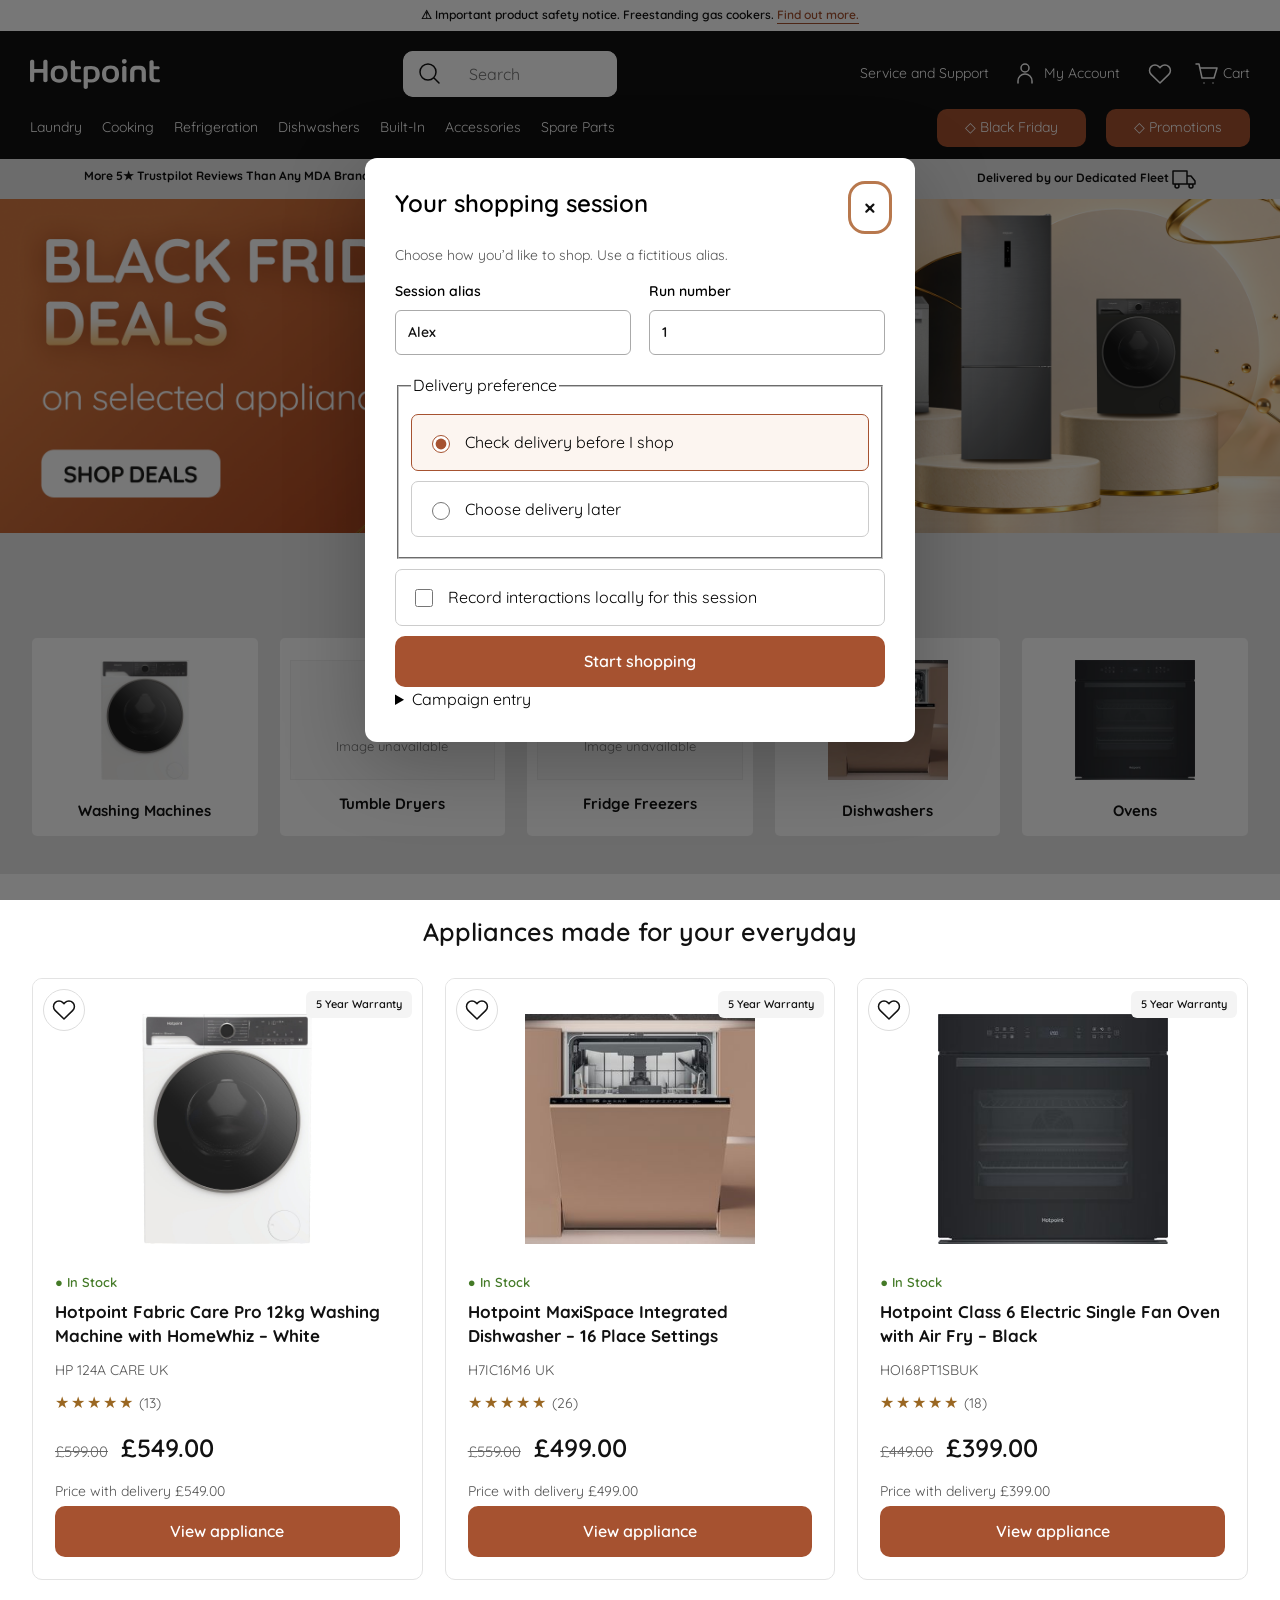
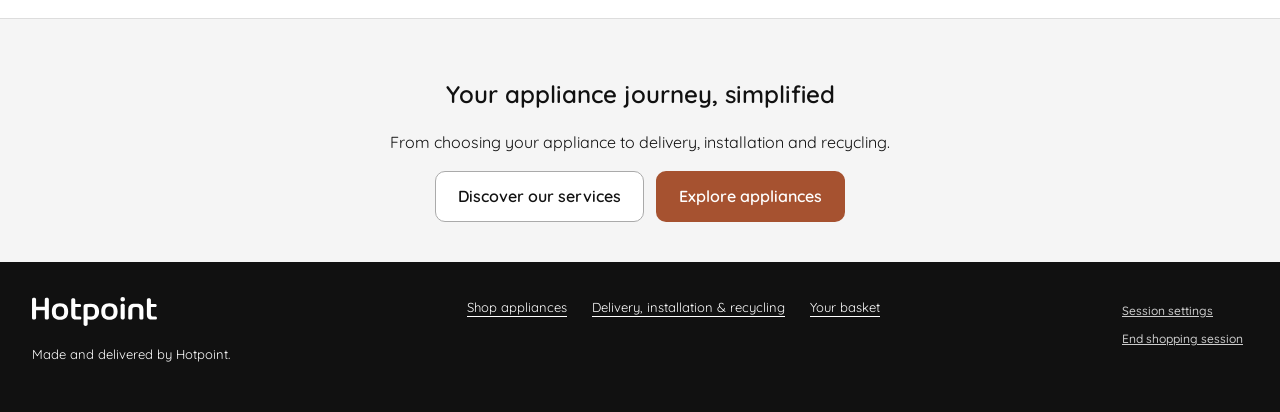
<file: index.html>
<!doctype html>
<html lang="en-GB"><head><meta charset="utf-8"><meta name="viewport" content="width=device-width,initial-scale=1"><meta name="description" content="Explore Hotpoint appliances, delivery and installation."><title>Hotpoint UK | Appliances for your home</title><link rel="icon" href="./assets/apple-touch-icon.png"><link rel="stylesheet" href="./assets/app.css"><script src="./assets/analytics.js" defer></script><script src="./assets/app.js" defer></script></head>
<body data-screen="home" data-root="./"><a class="skip" href="#main">Skip to content</a><div id="shell"></div><main id="main" tabindex="-1"></main><footer id="footer"></footer><div id="toast" role="status" aria-live="polite" hidden></div><dialog id="session-dialog" aria-labelledby="session-title"></dialog><dialog id="saved-dialog" aria-labelledby="saved-title"></dialog><noscript>Please enable JavaScript to browse appliances and manage your basket.</noscript></body></html>
</file>
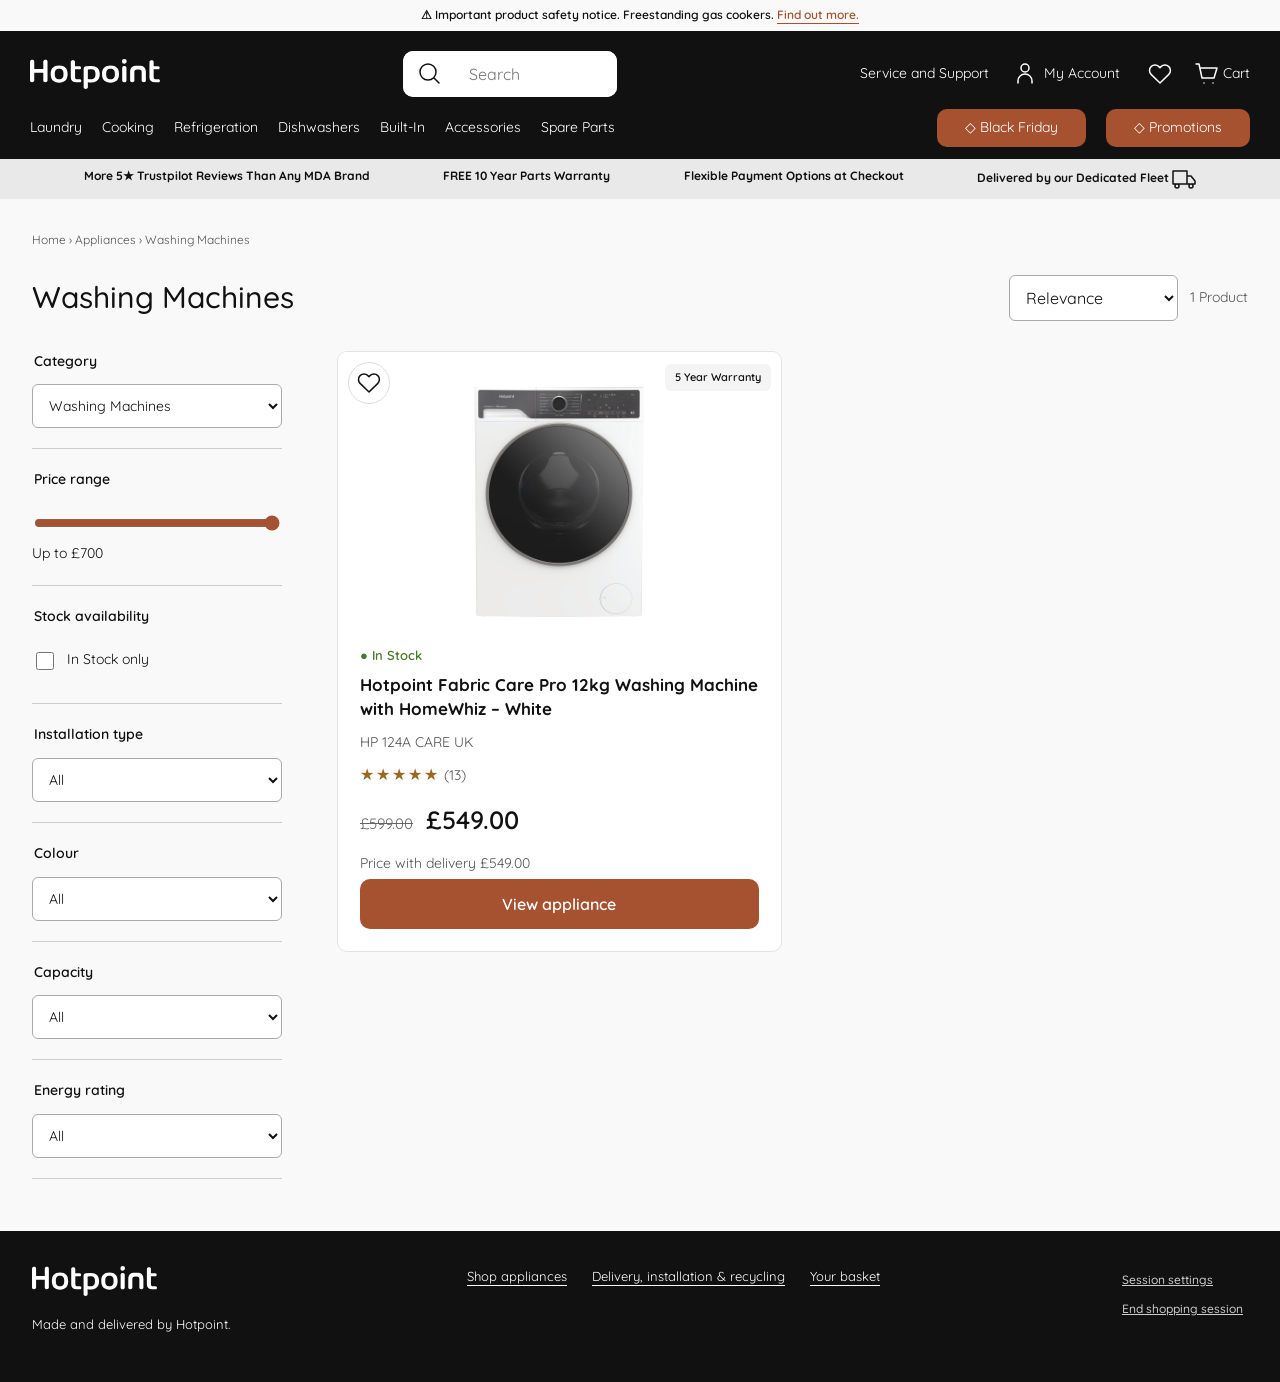
<file: appliances/index.html>
<!doctype html>
<html lang="en-GB"><head><meta charset="utf-8"><meta name="viewport" content="width=device-width,initial-scale=1"><meta name="description" content="Explore Hotpoint appliances, delivery and installation."><title>Hotpoint UK | Appliances for your home</title><link rel="icon" href="../assets/apple-touch-icon.png"><link rel="stylesheet" href="../assets/app.css"><script src="../assets/analytics.js" defer></script><script src="../assets/app.js" defer></script></head>
<body data-screen="listing" data-root="../"><a class="skip" href="#main">Skip to content</a><div id="shell"></div><main id="main" tabindex="-1"></main><footer id="footer"></footer><div id="toast" role="status" aria-live="polite" hidden></div><dialog id="session-dialog" aria-labelledby="session-title"></dialog><dialog id="saved-dialog" aria-labelledby="saved-title"></dialog><noscript>Please enable JavaScript to browse appliances and manage your basket.</noscript></body></html>
</file>
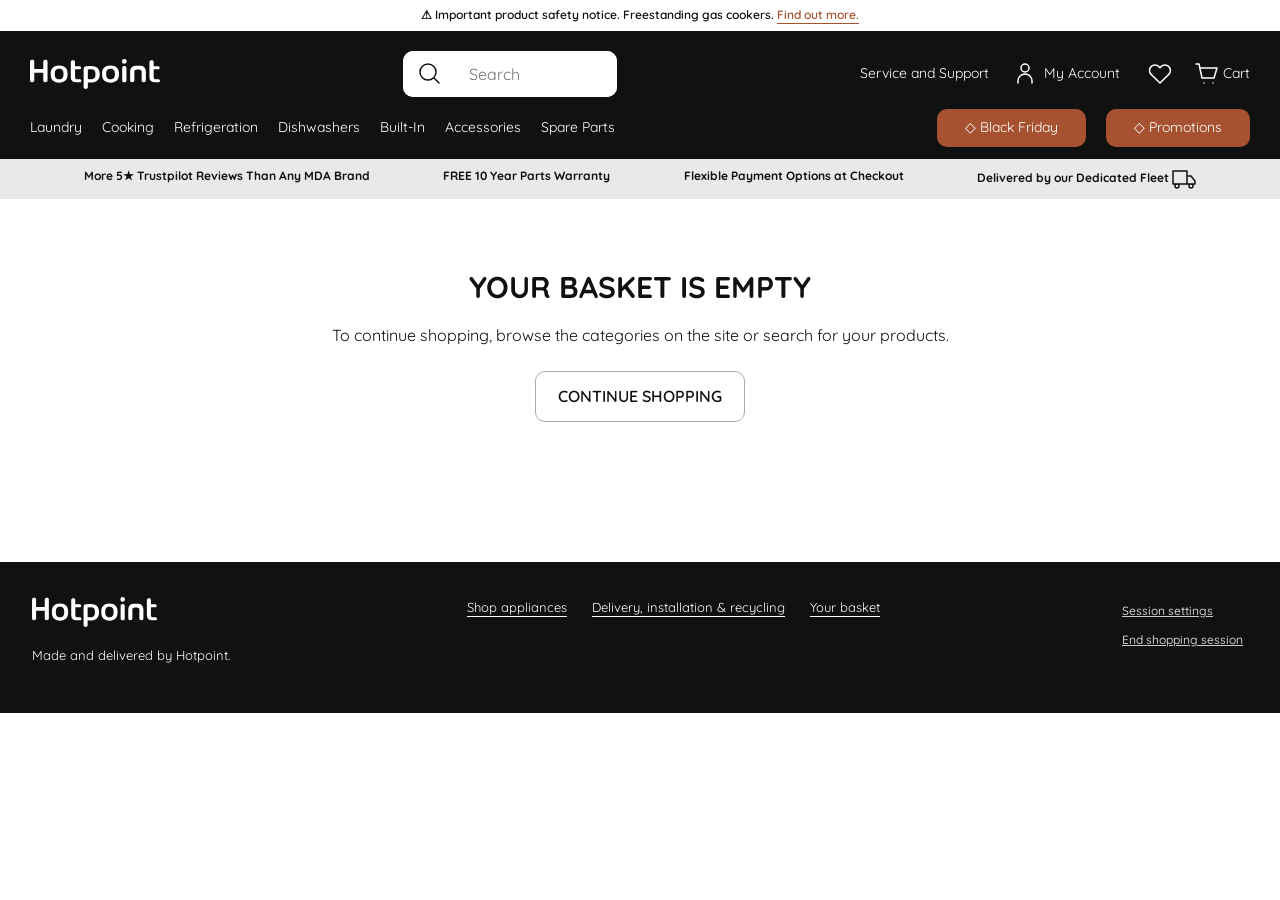
<file: basket/index.html>
<!doctype html>
<html lang="en-GB"><head><meta charset="utf-8"><meta name="viewport" content="width=device-width,initial-scale=1"><meta name="description" content="Explore Hotpoint appliances, delivery and installation."><title>Hotpoint UK | Appliances for your home</title><link rel="icon" href="../assets/apple-touch-icon.png"><link rel="stylesheet" href="../assets/app.css"><script src="../assets/analytics.js" defer></script><script src="../assets/app.js" defer></script></head>
<body data-screen="basket" data-root="../"><a class="skip" href="#main">Skip to content</a><div id="shell"></div><main id="main" tabindex="-1"></main><footer id="footer"></footer><div id="toast" role="status" aria-live="polite" hidden></div><dialog id="session-dialog" aria-labelledby="session-title"></dialog><dialog id="saved-dialog" aria-labelledby="saved-title"></dialog><noscript>Please enable JavaScript to browse appliances and manage your basket.</noscript></body></html>
</file>
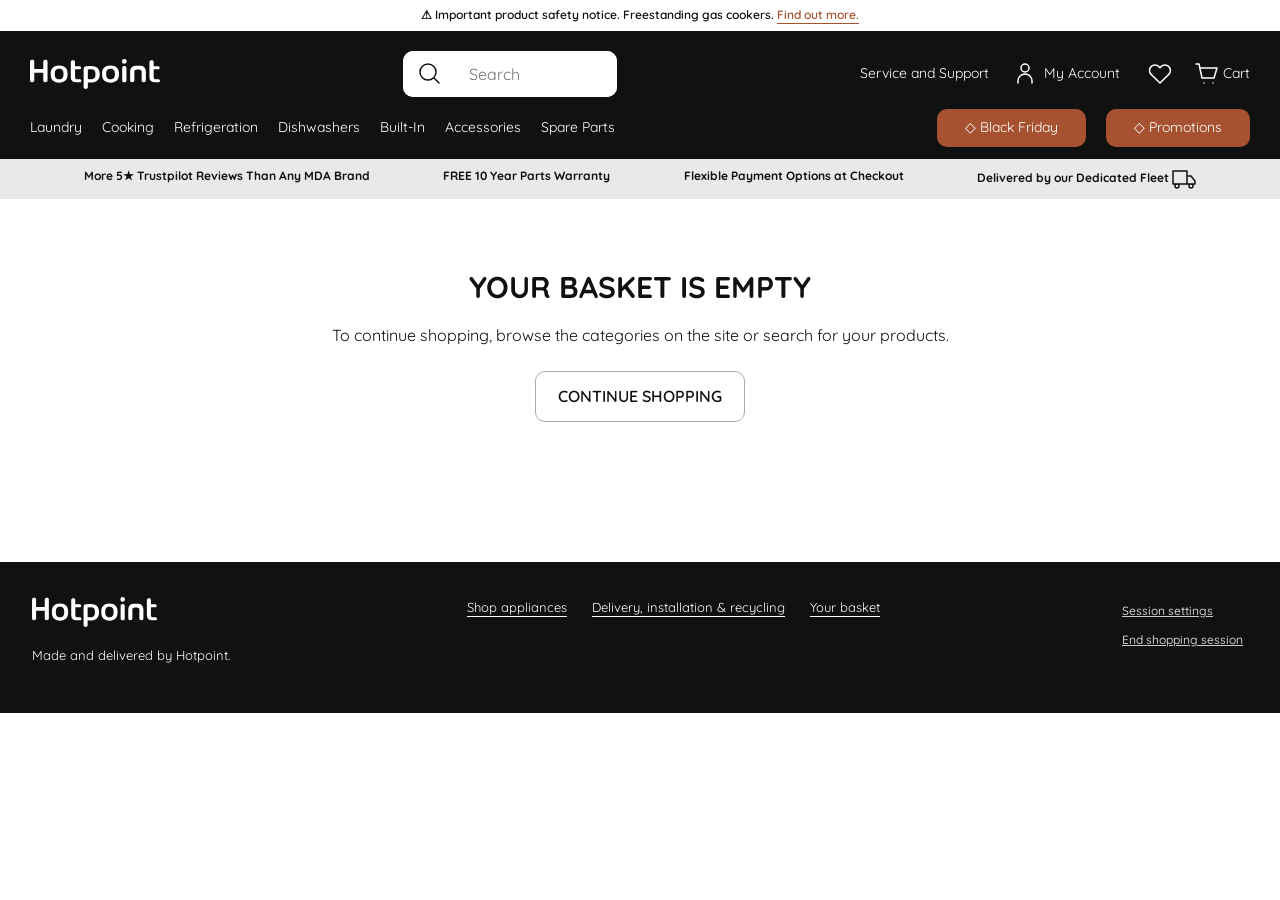
<file: checkout/index.html>
<!doctype html>
<html lang="en-GB"><head><meta charset="utf-8"><meta name="viewport" content="width=device-width,initial-scale=1"><meta name="description" content="Explore Hotpoint appliances, delivery and installation."><title>Hotpoint UK | Appliances for your home</title><link rel="icon" href="../assets/apple-touch-icon.png"><link rel="stylesheet" href="../assets/app.css"><script src="../assets/analytics.js" defer></script><script src="../assets/app.js" defer></script></head>
<body data-screen="checkout" data-root="../"><a class="skip" href="#main">Skip to content</a><div id="shell"></div><main id="main" tabindex="-1"></main><footer id="footer"></footer><div id="toast" role="status" aria-live="polite" hidden></div><dialog id="session-dialog" aria-labelledby="session-title"></dialog><dialog id="saved-dialog" aria-labelledby="saved-title"></dialog><noscript>Please enable JavaScript to browse appliances and manage your basket.</noscript></body></html>
</file>
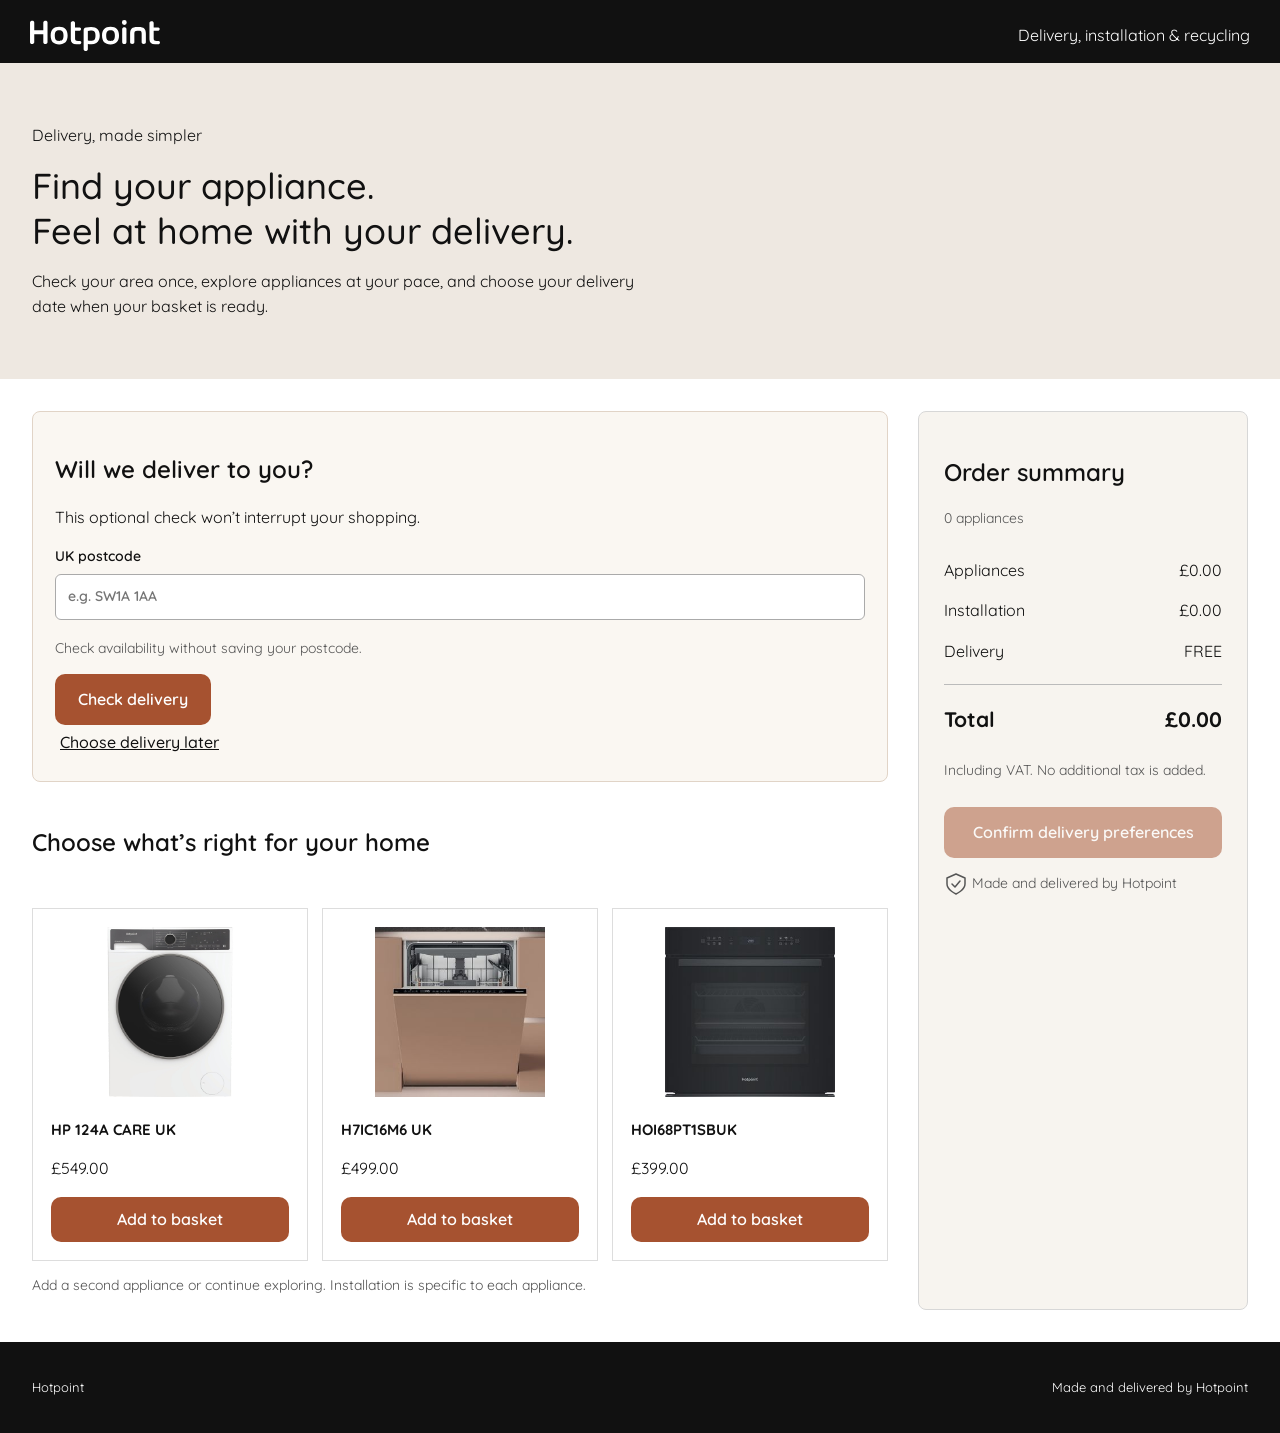
<file: delivery-preview/index.html>
<!doctype html>
<html lang="en-GB"><head><meta charset="utf-8"><meta name="viewport" content="width=device-width,initial-scale=1"><meta name="description" content="Explore Hotpoint appliances, delivery and installation."><title>Hotpoint UK | Appliances for your home</title><link rel="icon" href="../assets/apple-touch-icon.png"><link rel="stylesheet" href="../assets/app.css"><link rel="stylesheet" href="../assets/preview.css"><script src="../assets/preview.js" defer></script></head>
<body data-screen="preview" data-root="../"><a class="skip" href="#main">Skip to content</a><div id="shell"></div><main id="main" tabindex="-1"></main><footer id="footer"></footer><div id="toast" role="status" aria-live="polite" hidden></div><dialog id="session-dialog" aria-labelledby="session-title"></dialog><dialog id="saved-dialog" aria-labelledby="saved-title"></dialog><noscript>Please enable JavaScript to browse appliances and manage your basket.</noscript></body></html>
</file>
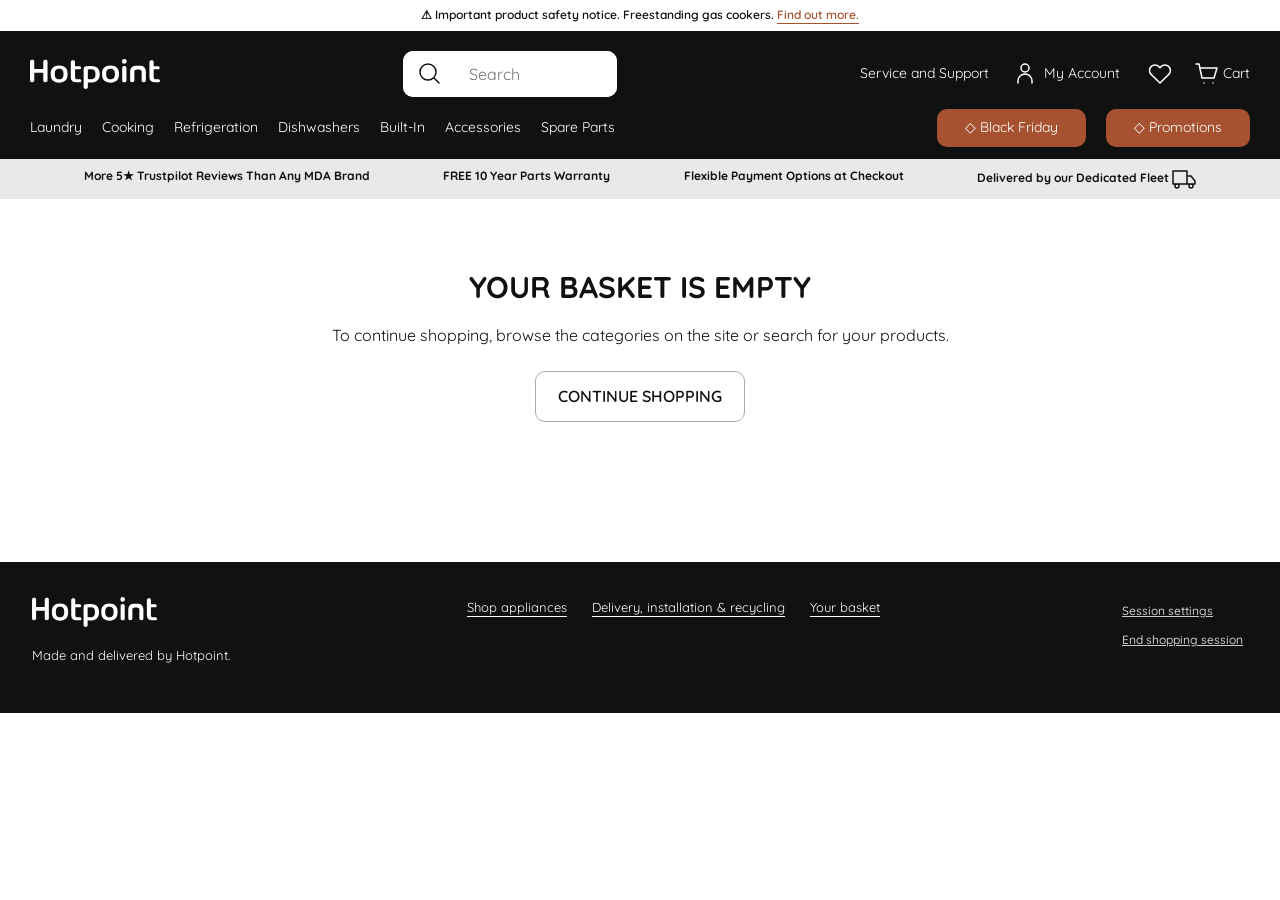
<file: delivery/index.html>
<!doctype html>
<html lang="en-GB"><head><meta charset="utf-8"><meta name="viewport" content="width=device-width,initial-scale=1"><meta name="description" content="Explore Hotpoint appliances, delivery and installation."><title>Hotpoint UK | Appliances for your home</title><link rel="icon" href="../assets/apple-touch-icon.png"><link rel="stylesheet" href="../assets/app.css"><script src="../assets/analytics.js" defer></script><script src="../assets/app.js" defer></script></head>
<body data-screen="delivery" data-root="../"><a class="skip" href="#main">Skip to content</a><div id="shell"></div><main id="main" tabindex="-1"></main><footer id="footer"></footer><div id="toast" role="status" aria-live="polite" hidden></div><dialog id="session-dialog" aria-labelledby="session-title"></dialog><dialog id="saved-dialog" aria-labelledby="saved-title"></dialog><noscript>Please enable JavaScript to browse appliances and manage your basket.</noscript></body></html>
</file>
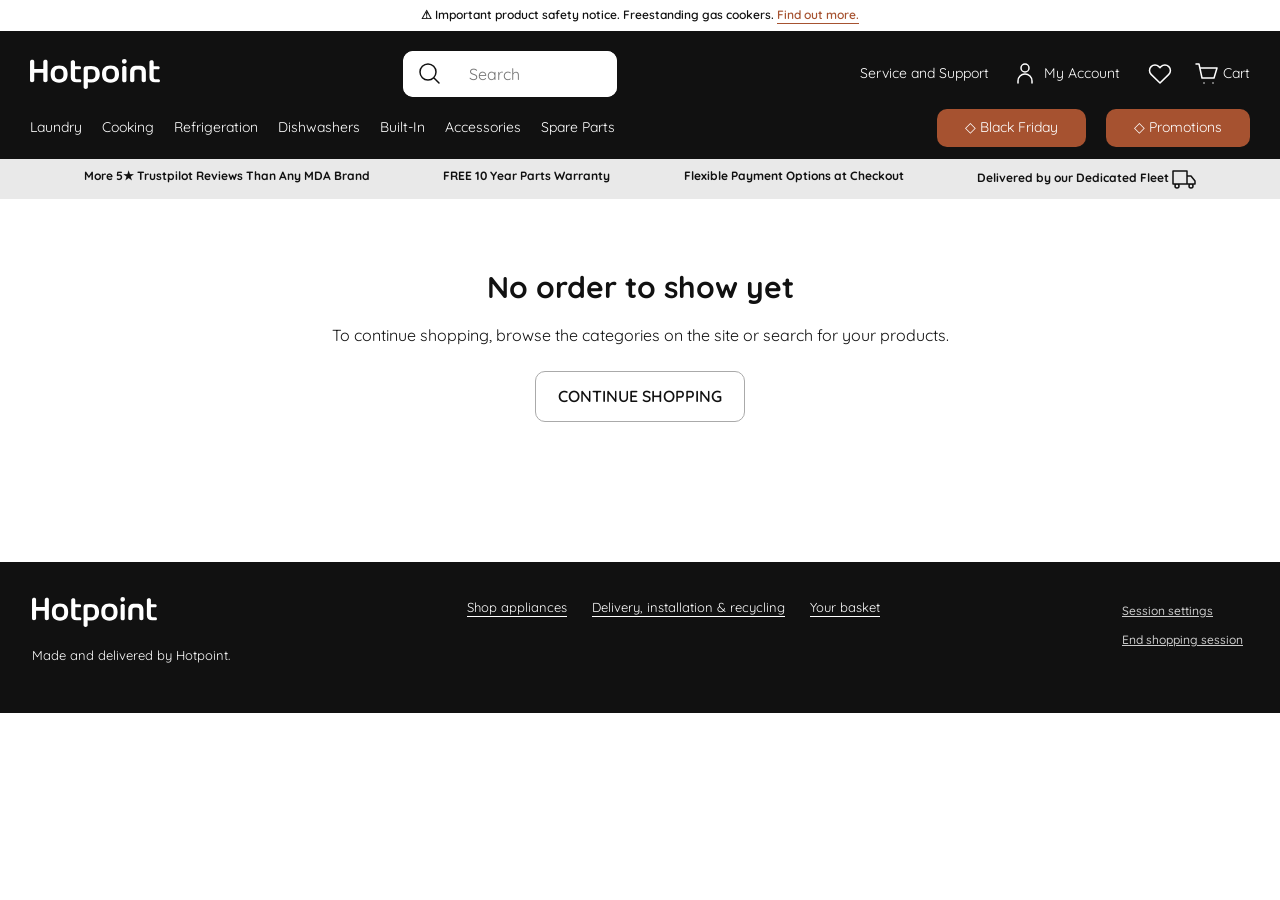
<file: order-confirmation/index.html>
<!doctype html>
<html lang="en-GB"><head><meta charset="utf-8"><meta name="viewport" content="width=device-width,initial-scale=1"><meta name="description" content="Explore Hotpoint appliances, delivery and installation."><title>Hotpoint UK | Appliances for your home</title><link rel="icon" href="../assets/apple-touch-icon.png"><link rel="stylesheet" href="../assets/app.css"><script src="../assets/analytics.js" defer></script><script src="../assets/app.js" defer></script></head>
<body data-screen="confirmation" data-root="../"><a class="skip" href="#main">Skip to content</a><div id="shell"></div><main id="main" tabindex="-1"></main><footer id="footer"></footer><div id="toast" role="status" aria-live="polite" hidden></div><dialog id="session-dialog" aria-labelledby="session-title"></dialog><dialog id="saved-dialog" aria-labelledby="saved-title"></dialog><noscript>Please enable JavaScript to browse appliances and manage your basket.</noscript></body></html>
</file>
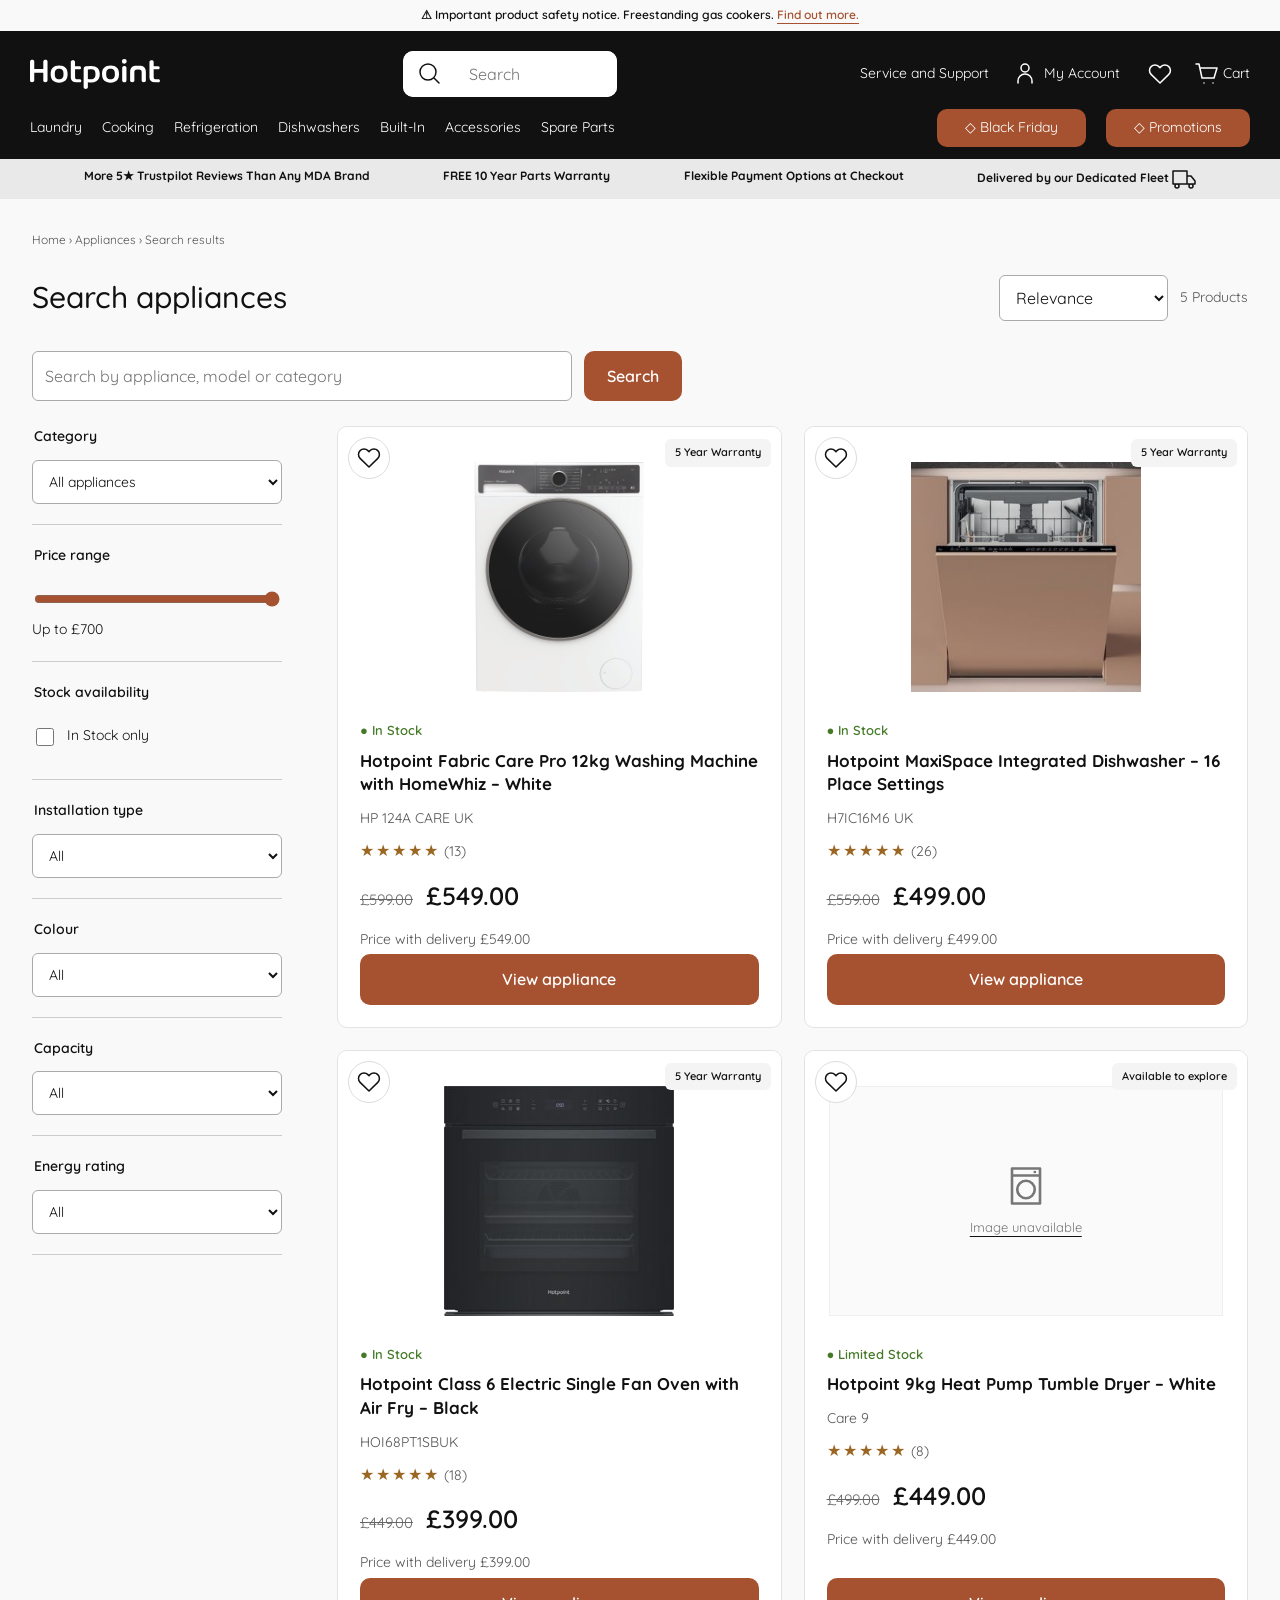
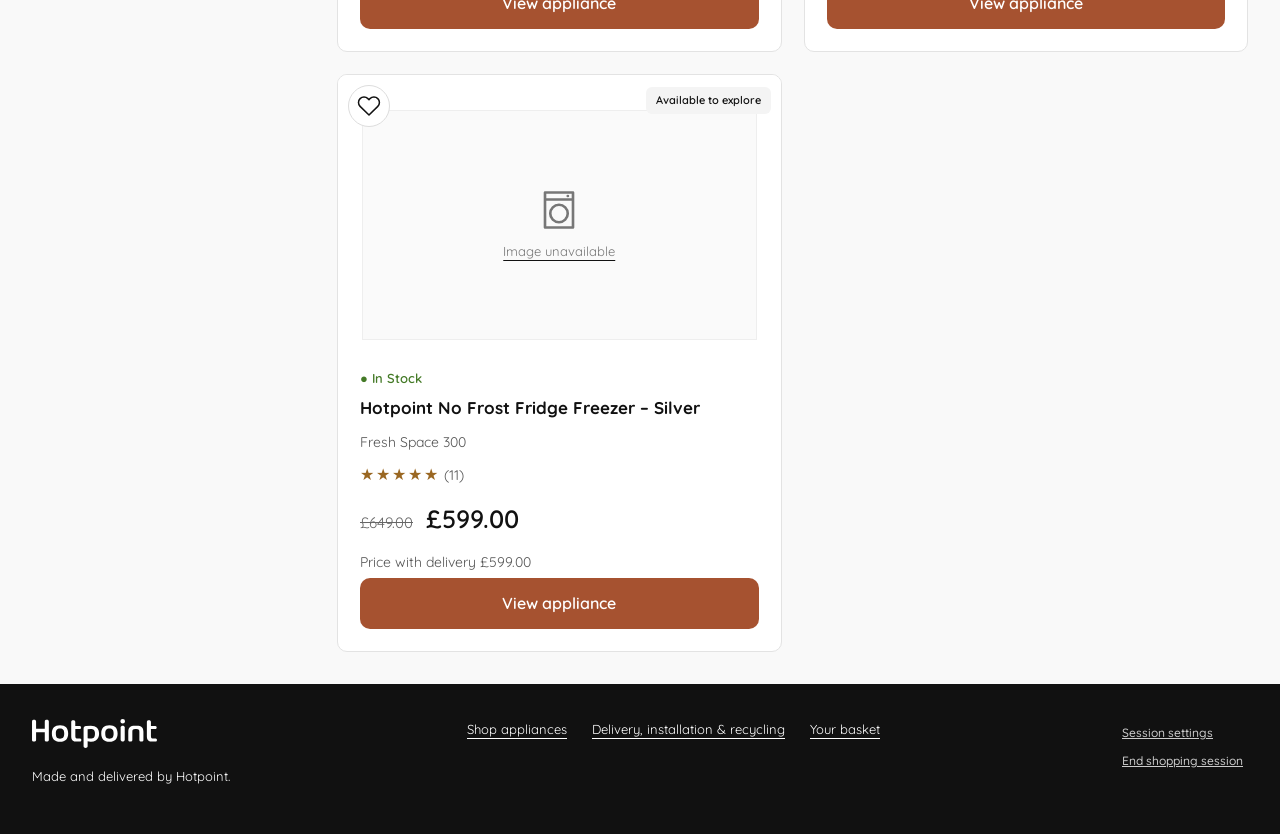
<file: search/index.html>
<!doctype html>
<html lang="en-GB"><head><meta charset="utf-8"><meta name="viewport" content="width=device-width,initial-scale=1"><meta name="description" content="Explore Hotpoint appliances, delivery and installation."><title>Hotpoint UK | Appliances for your home</title><link rel="icon" href="../assets/apple-touch-icon.png"><link rel="stylesheet" href="../assets/app.css"><script src="../assets/analytics.js" defer></script><script src="../assets/app.js" defer></script></head>
<body data-screen="search" data-root="../"><a class="skip" href="#main">Skip to content</a><div id="shell"></div><main id="main" tabindex="-1"></main><footer id="footer"></footer><div id="toast" role="status" aria-live="polite" hidden></div><dialog id="session-dialog" aria-labelledby="session-title"></dialog><dialog id="saved-dialog" aria-labelledby="saved-title"></dialog><noscript>Please enable JavaScript to browse appliances and manage your basket.</noscript></body></html>
</file>
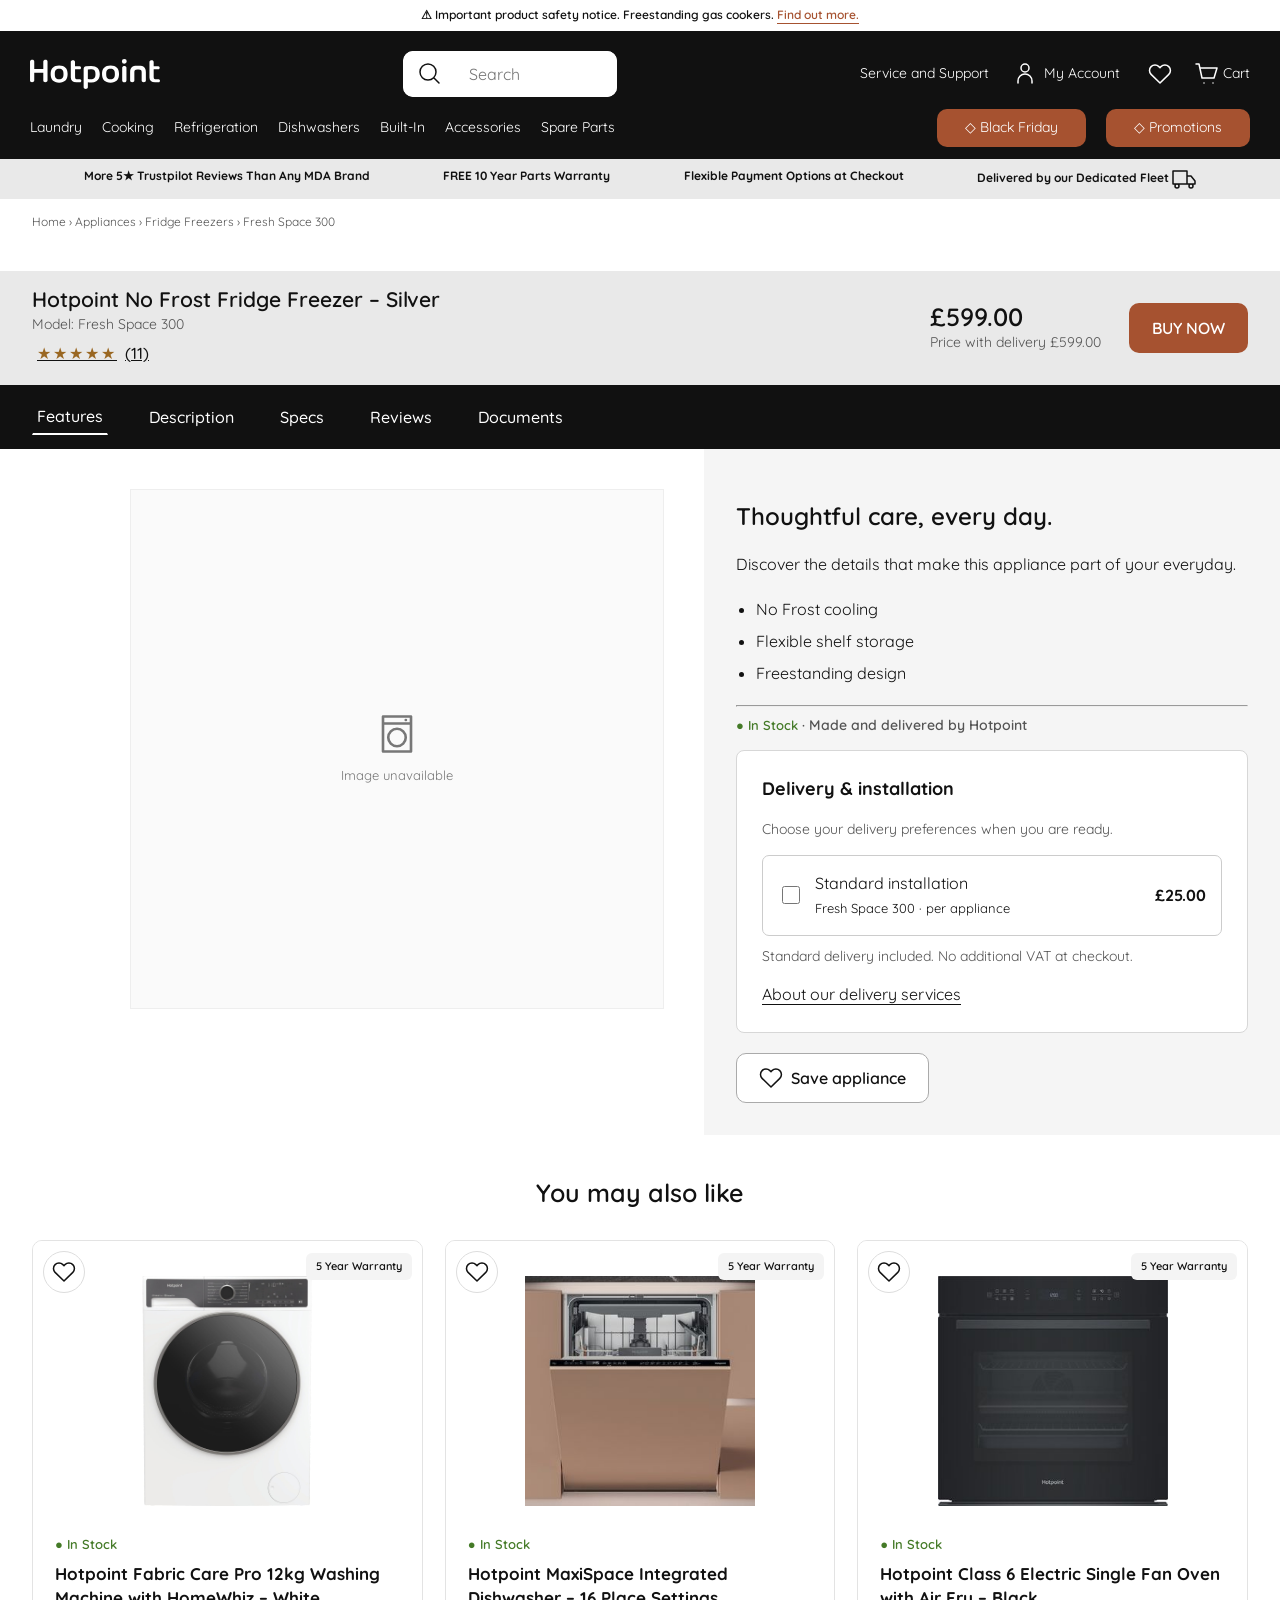
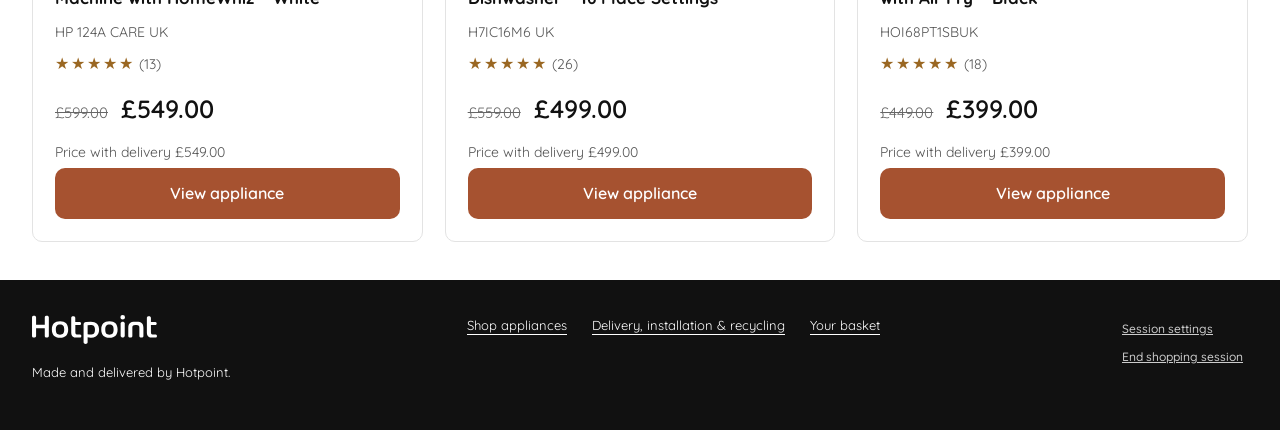
<file: appliances/fresh-space-300/index.html>
<!doctype html>
<html lang="en-GB"><head><meta charset="utf-8"><meta name="viewport" content="width=device-width,initial-scale=1"><meta name="description" content="Explore Hotpoint appliances, delivery and installation."><title>Hotpoint UK | Appliances for your home</title><link rel="icon" href="../../assets/apple-touch-icon.png"><link rel="stylesheet" href="../../assets/app.css"><script src="../../assets/analytics.js" defer></script><script src="../../assets/app.js" defer></script></head>
<body data-screen="product" data-root="../../" data-product="fresh-space-300"><a class="skip" href="#main">Skip to content</a><div id="shell"></div><main id="main" tabindex="-1"></main><footer id="footer"></footer><div id="toast" role="status" aria-live="polite" hidden></div><dialog id="session-dialog" aria-labelledby="session-title"></dialog><dialog id="saved-dialog" aria-labelledby="saved-title"></dialog><noscript>Please enable JavaScript to browse appliances and manage your basket.</noscript></body></html>
</file>
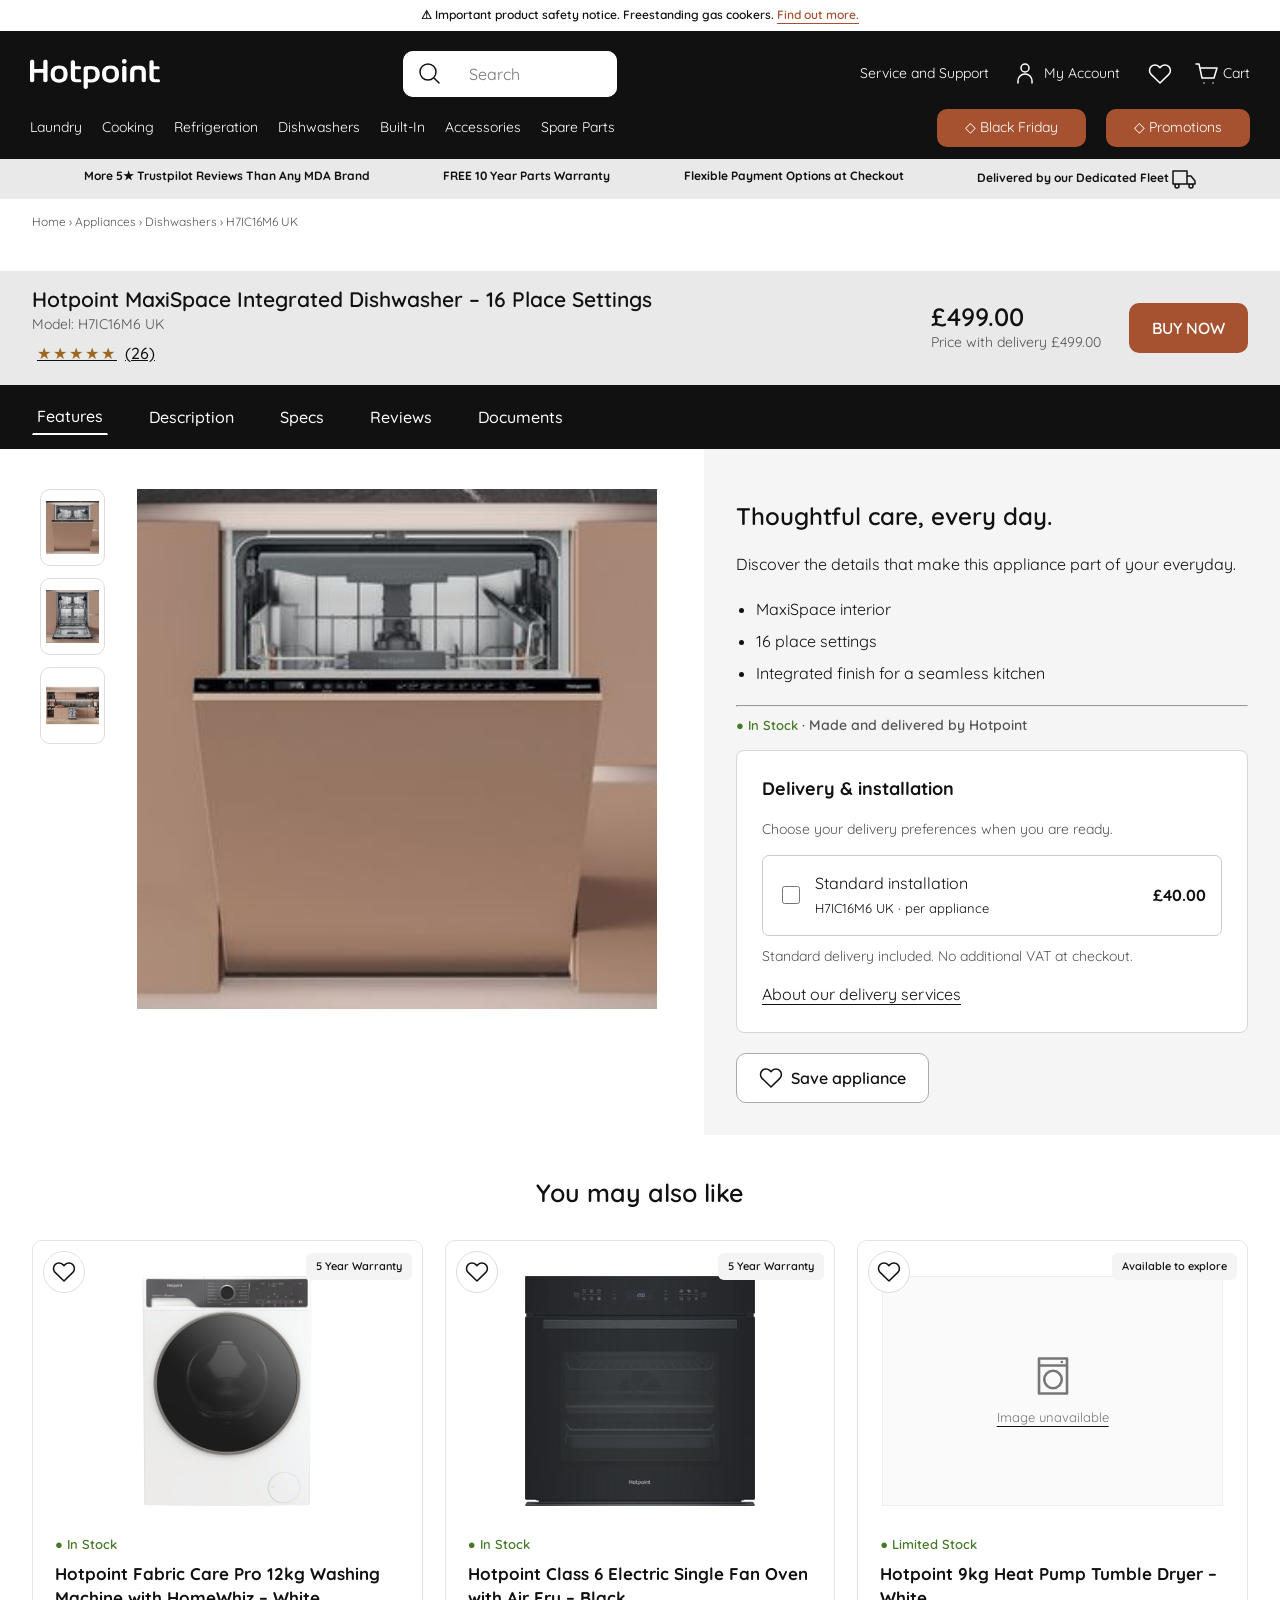
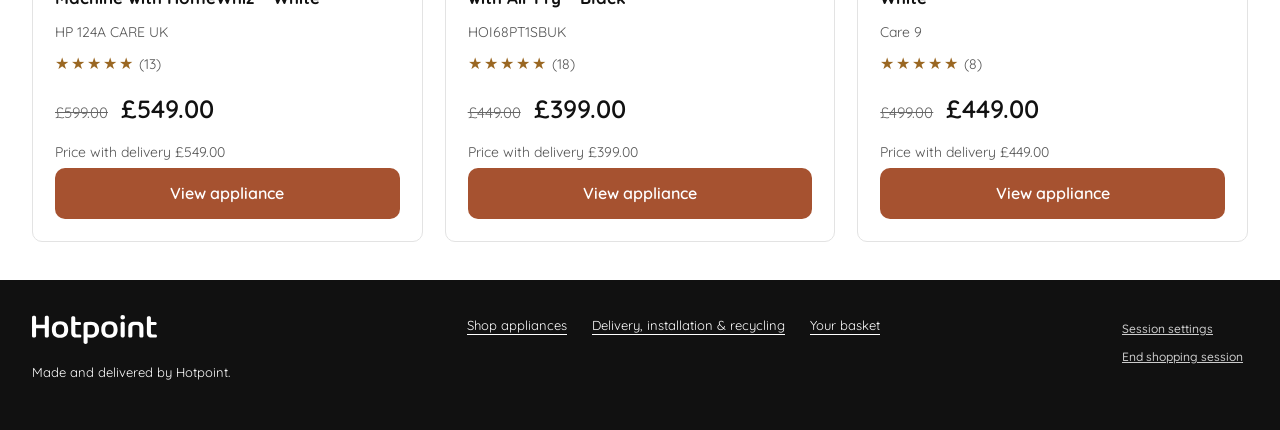
<file: appliances/h7ic16m6-uk/index.html>
<!doctype html>
<html lang="en-GB"><head><meta charset="utf-8"><meta name="viewport" content="width=device-width,initial-scale=1"><meta name="description" content="Explore Hotpoint appliances, delivery and installation."><title>Hotpoint UK | Appliances for your home</title><link rel="icon" href="../../assets/apple-touch-icon.png"><link rel="stylesheet" href="../../assets/app.css"><script src="../../assets/analytics.js" defer></script><script src="../../assets/app.js" defer></script></head>
<body data-screen="product" data-root="../../" data-product="h7ic16m6-uk"><a class="skip" href="#main">Skip to content</a><div id="shell"></div><main id="main" tabindex="-1"></main><footer id="footer"></footer><div id="toast" role="status" aria-live="polite" hidden></div><dialog id="session-dialog" aria-labelledby="session-title"></dialog><dialog id="saved-dialog" aria-labelledby="saved-title"></dialog><noscript>Please enable JavaScript to browse appliances and manage your basket.</noscript></body></html>
</file>
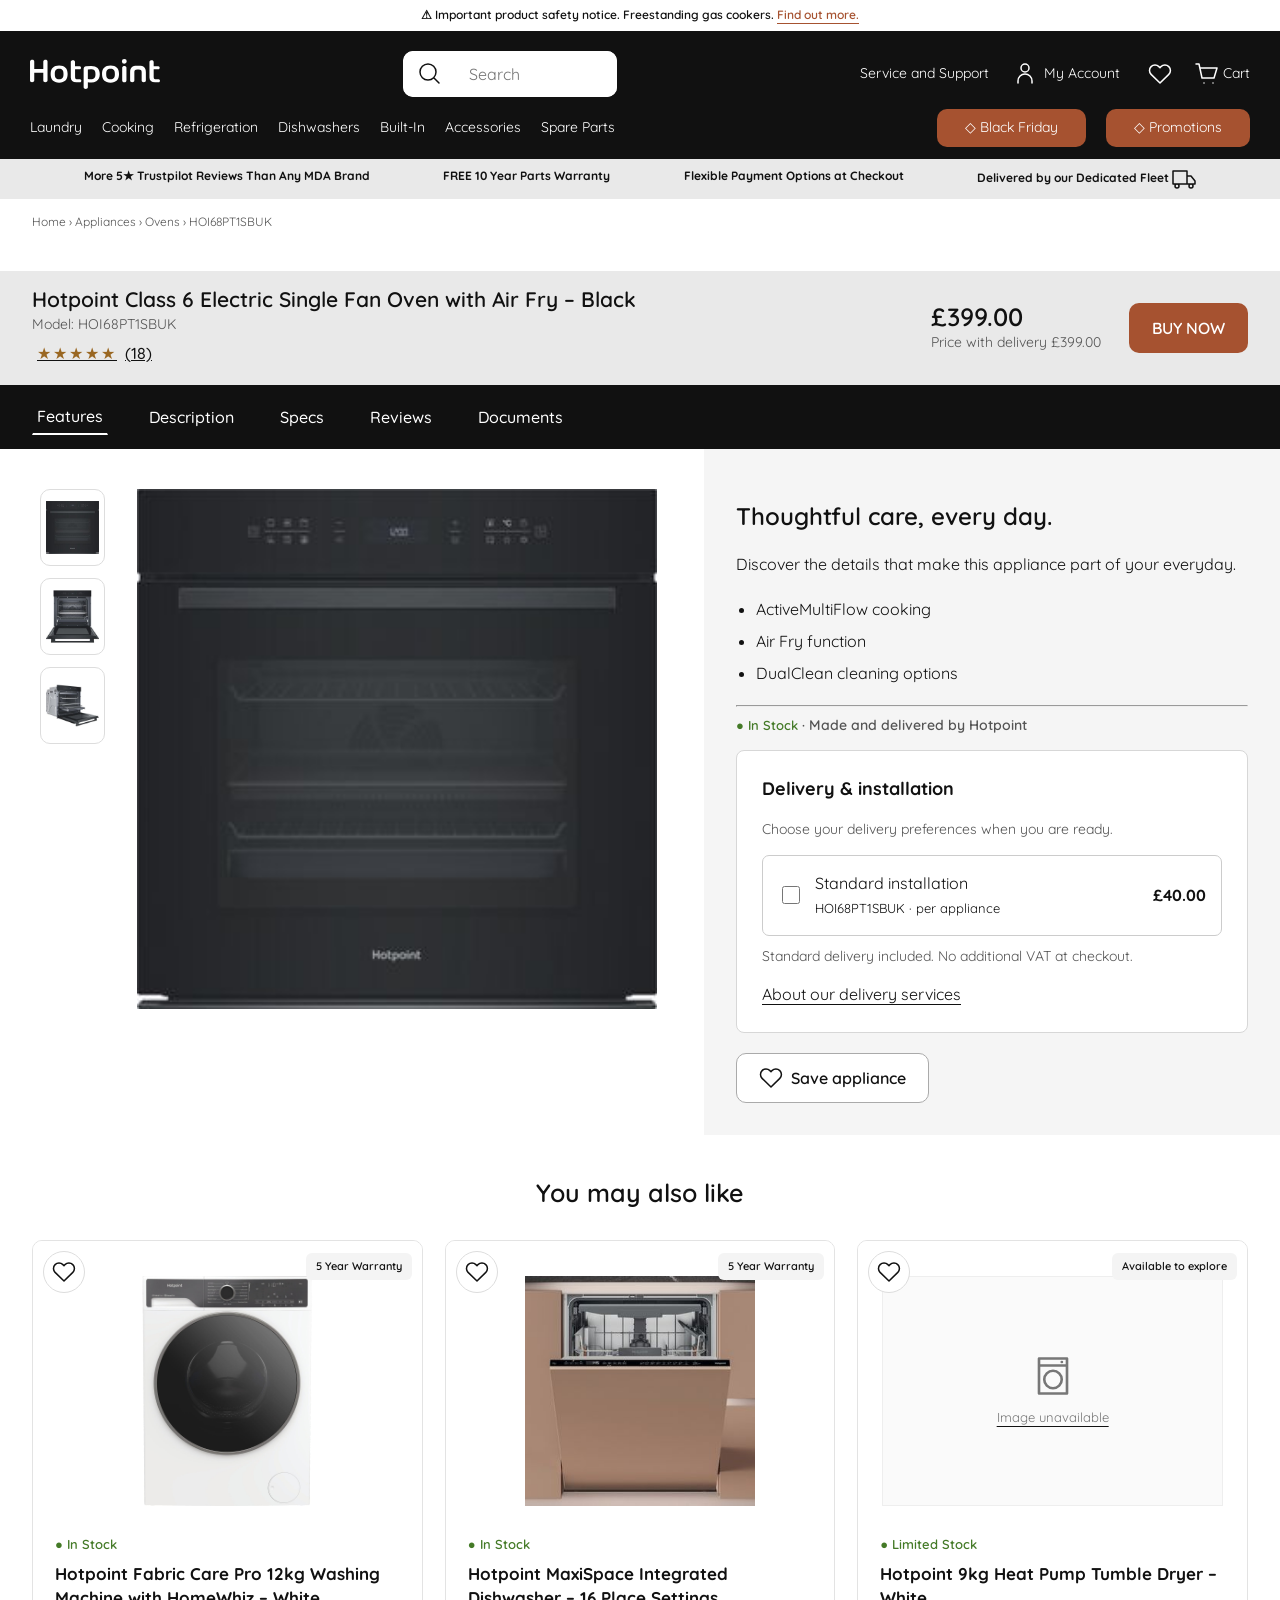
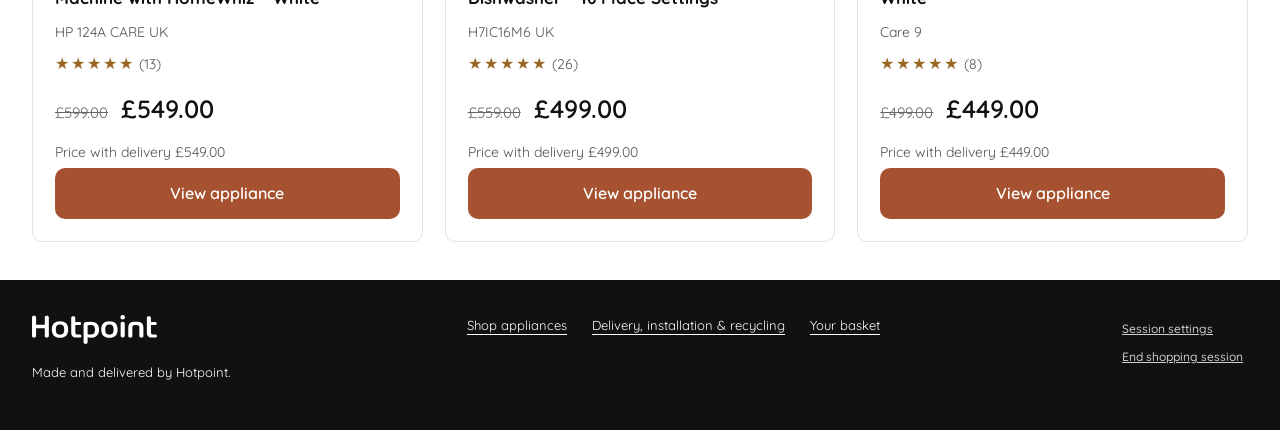
<file: appliances/hoi68pt1sbuk/index.html>
<!doctype html>
<html lang="en-GB"><head><meta charset="utf-8"><meta name="viewport" content="width=device-width,initial-scale=1"><meta name="description" content="Explore Hotpoint appliances, delivery and installation."><title>Hotpoint UK | Appliances for your home</title><link rel="icon" href="../../assets/apple-touch-icon.png"><link rel="stylesheet" href="../../assets/app.css"><script src="../../assets/analytics.js" defer></script><script src="../../assets/app.js" defer></script></head>
<body data-screen="product" data-root="../../" data-product="hoi68pt1sbuk"><a class="skip" href="#main">Skip to content</a><div id="shell"></div><main id="main" tabindex="-1"></main><footer id="footer"></footer><div id="toast" role="status" aria-live="polite" hidden></div><dialog id="session-dialog" aria-labelledby="session-title"></dialog><dialog id="saved-dialog" aria-labelledby="saved-title"></dialog><noscript>Please enable JavaScript to browse appliances and manage your basket.</noscript></body></html>
</file>
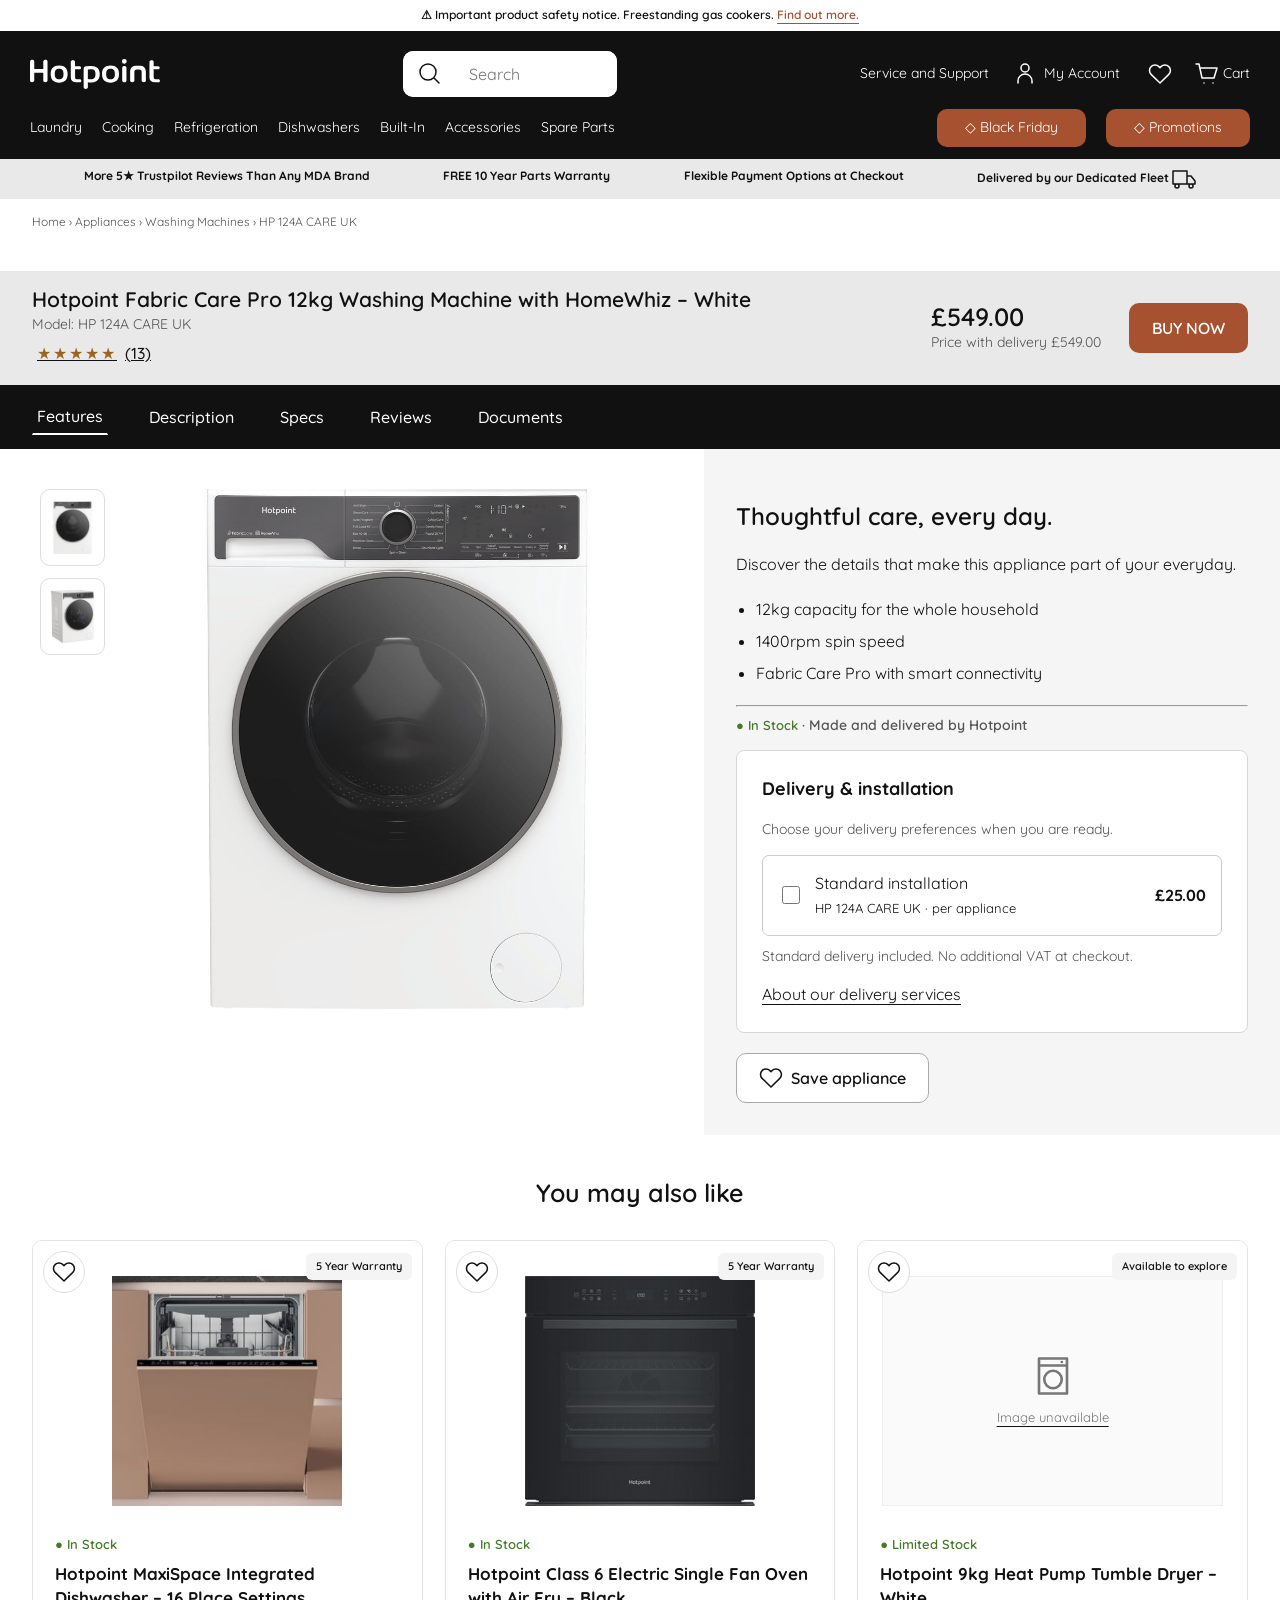
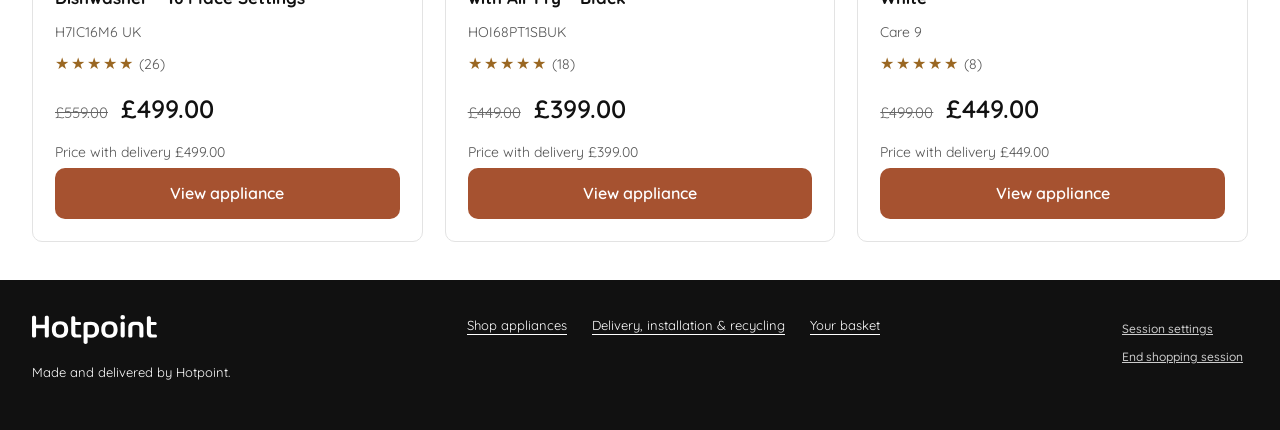
<file: appliances/hp-124a-care-uk/index.html>
<!doctype html>
<html lang="en-GB"><head><meta charset="utf-8"><meta name="viewport" content="width=device-width,initial-scale=1"><meta name="description" content="Explore Hotpoint appliances, delivery and installation."><title>Hotpoint UK | Appliances for your home</title><link rel="icon" href="../../assets/apple-touch-icon.png"><link rel="stylesheet" href="../../assets/app.css"><script src="../../assets/analytics.js" defer></script><script src="../../assets/app.js" defer></script></head>
<body data-screen="product" data-root="../../" data-product="hp-124a-care-uk"><a class="skip" href="#main">Skip to content</a><div id="shell"></div><main id="main" tabindex="-1"></main><footer id="footer"></footer><div id="toast" role="status" aria-live="polite" hidden></div><dialog id="session-dialog" aria-labelledby="session-title"></dialog><dialog id="saved-dialog" aria-labelledby="saved-title"></dialog><noscript>Please enable JavaScript to browse appliances and manage your basket.</noscript></body></html>
</file>
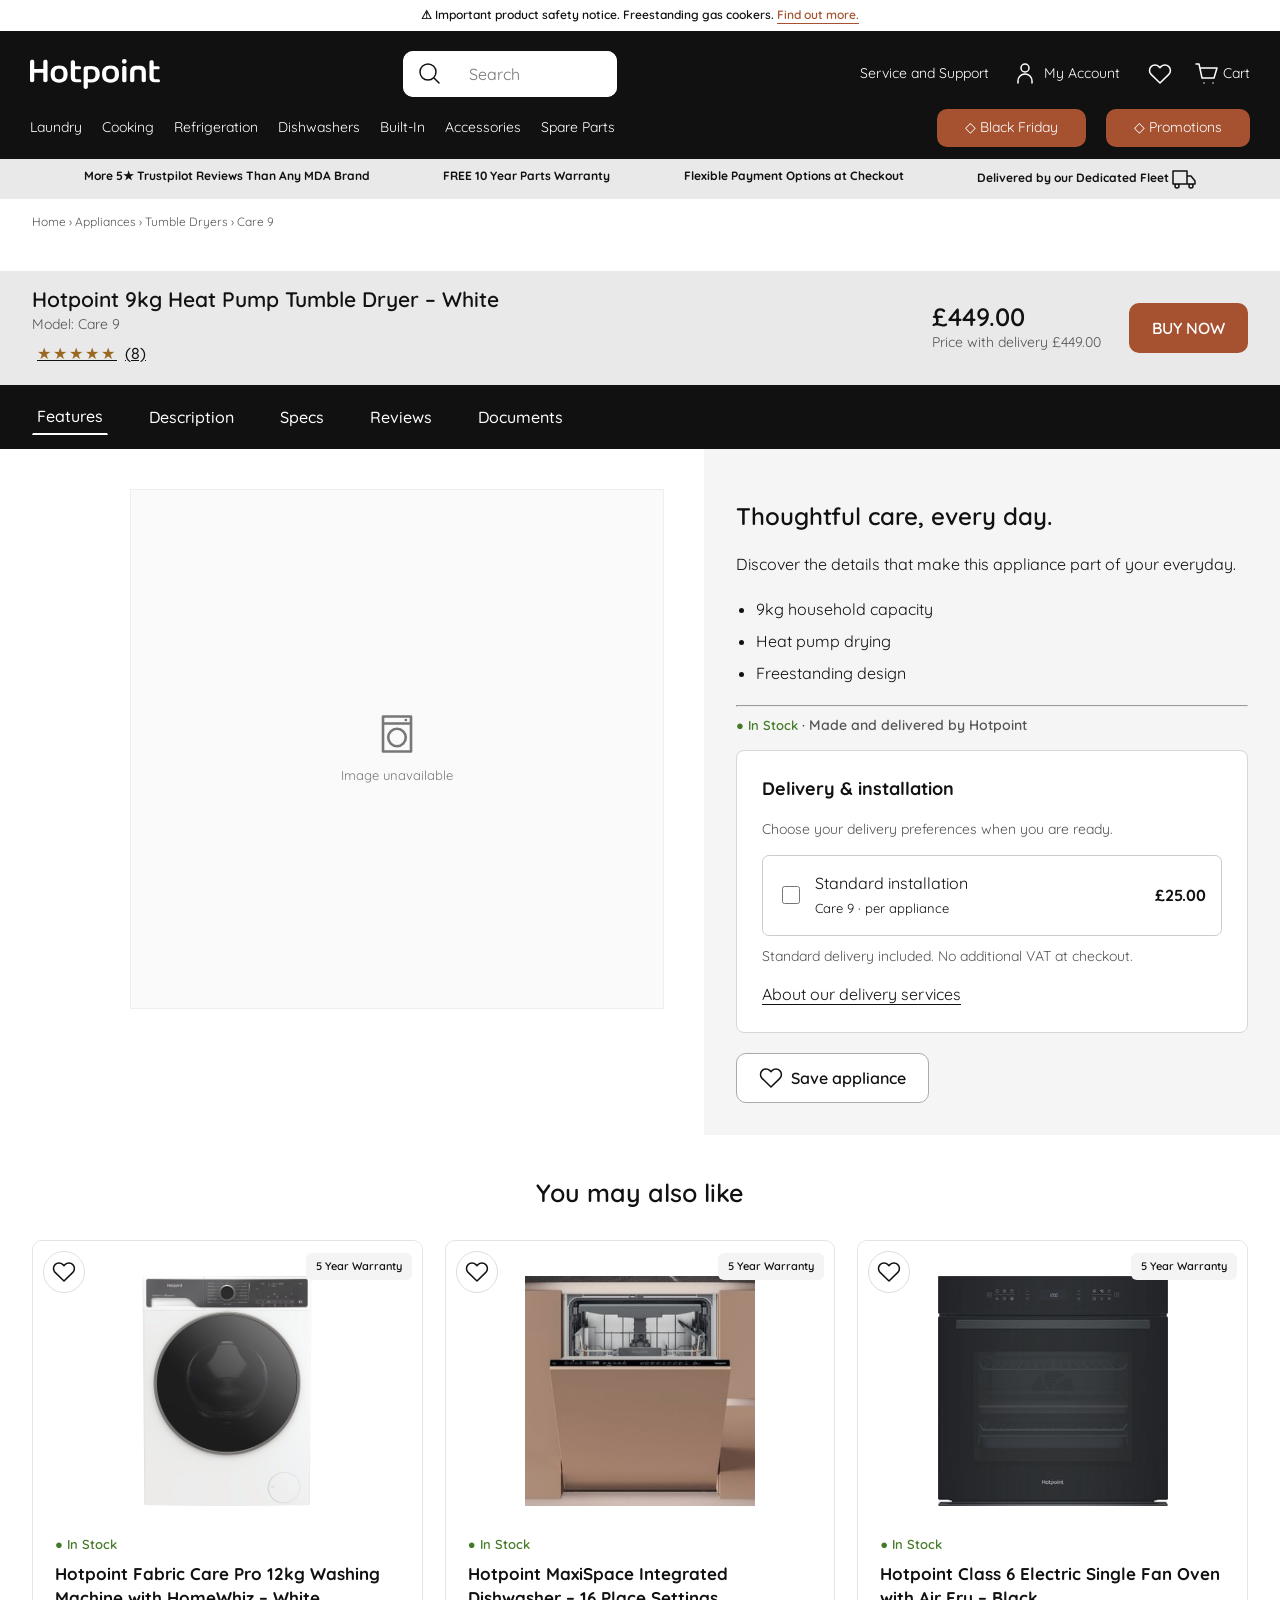
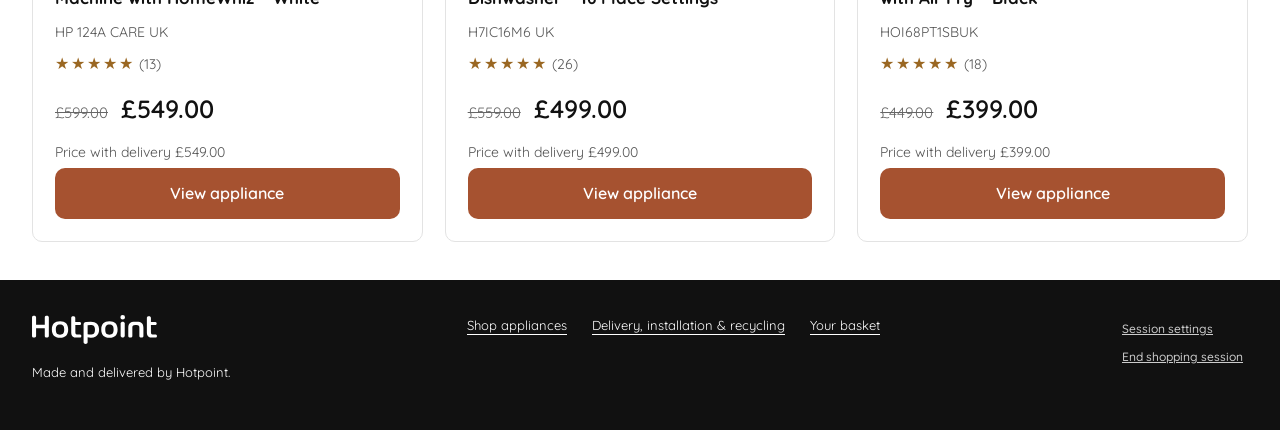
<file: appliances/tumble-care-9/index.html>
<!doctype html>
<html lang="en-GB"><head><meta charset="utf-8"><meta name="viewport" content="width=device-width,initial-scale=1"><meta name="description" content="Explore Hotpoint appliances, delivery and installation."><title>Hotpoint UK | Appliances for your home</title><link rel="icon" href="../../assets/apple-touch-icon.png"><link rel="stylesheet" href="../../assets/app.css"><script src="../../assets/analytics.js" defer></script><script src="../../assets/app.js" defer></script></head>
<body data-screen="product" data-root="../../" data-product="tumble-care-9"><a class="skip" href="#main">Skip to content</a><div id="shell"></div><main id="main" tabindex="-1"></main><footer id="footer"></footer><div id="toast" role="status" aria-live="polite" hidden></div><dialog id="session-dialog" aria-labelledby="session-title"></dialog><dialog id="saved-dialog" aria-labelledby="saved-title"></dialog><noscript>Please enable JavaScript to browse appliances and manage your basket.</noscript></body></html>
</file>
<file: assets/app.css>
@font-face{font-family:Quicksand;src:url('./quicksand-regular.woff2')}@font-face{font-family:Quicksand;src:url('./quicksand-medium.woff2');font-weight:500}@font-face{font-family:Quicksand;src:url('./quicksand-semibold.woff2');font-weight:600}@font-face{font-family:Quicksand;src:url('./quicksand-bold.woff2');font-weight:700}
:root{--ink:#111;--rust:#A65230;--surface:#f5f5f5;--line:#d7d7d7;--muted:#555;--panel:#e9e9e9}*{box-sizing:border-box}[hidden]{display:none!important}body{margin:0;font:16px/1.55 Quicksand,Arial,sans-serif;color:var(--ink);background:white}button,input,select{font:inherit}button,a,input,select{touch-action:manipulation}a{color:inherit;text-underline-offset:4px}button{cursor:pointer}button:disabled{opacity:.5;cursor:not-allowed}button,.button{border:1px solid transparent;border-radius:10px;background:var(--rust);color:white;padding:12px 22px;display:inline-flex;align-items:center;justify-content:center;gap:8px;text-decoration:none;font-weight:600;transition:background .15s}button:hover,.button:hover{background:#844024}button:focus-visible,a:focus-visible,input:focus-visible,select:focus-visible,summary:focus-visible{outline:3px solid #b8784d;outline-offset:4px}.secondary{background:white;color:var(--ink);border:1px solid #aaa}.secondary:hover{background:#eee}.plain{background:none;color:inherit;padding:5px;border:0;border-radius:0;font-weight:500;text-decoration:underline}.plain:hover{background:none;color:var(--rust)}.icon{width:24px;height:24px;fill:none;stroke:currentColor;stroke-width:1.5;vertical-align:middle;flex:none}.skip{position:fixed;top:-100px;background:#fff;padding:15px;z-index:20}.skip:focus{top:0}.safety{text-align:center;padding:6px 16px;font-size:12px;font-weight:600}.safety a{color:var(--rust)}header{background:#111;color:#fff}.utility{max-width:1500px;margin:auto;padding:20px 30px 12px;display:flex;gap:24px;align-items:center;justify-content:space-between}.logo img{width:130px;display:block}.header-search{margin:0 auto;max-width:300px;display:flex;background:white;color:#111;border-radius:10px;overflow:hidden}.header-search input{width:160px;min-width:0;border:0;padding:12px;background:white}.header-search button{background:white;color:#111;padding:10px 14px}.utilities{display:flex;align-items:center;gap:18px;font-size:14px}.utilities a{text-decoration:none}.utilities button{background:none;padding:4px;font-weight:400}.count{font-size:12px}.nav{display:flex;align-items:center;gap:20px;max-width:1500px;margin:auto;padding:0 30px 12px;font-size:14px}.nav a{text-decoration:none;white-space:nowrap}.nav .campaign{margin-left:auto;background:var(--rust);border-radius:10px;padding:8px 28px}.nav .campaign+.campaign{margin-left:0}.mobile-menu{display:none}.trust{display:flex;justify-content:space-evenly;gap:12px;padding:8px 22px;background:#e9e9e9;font-size:12px;font-weight:700}.wrap{max-width:1370px;margin:0 auto;padding:32px}.hero{display:block;position:relative}.hero img{width:100%;display:block}.hero:focus-visible{outline-offset:-5px}.section{padding:38px 32px;max-width:1420px;margin:auto}.section.grey{max-width:none;background:var(--panel)}.section>h2{text-align:center;font-size:25px;font-weight:600;margin:4px 0 30px}.categories{display:grid;grid-template-columns:repeat(5,1fr);gap:22px;max-width:1250px;margin:auto}.category{background:white;text-align:center;text-decoration:none;padding:22px 10px 14px;border-radius:5px}.category img{height:120px;width:100%;object-fit:contain}.category .image-empty{height:120px}.category strong{display:block;margin-top:12px;font-size:15px}.image-empty{background:#fafafa;display:grid;place-content:center;text-align:center;color:#777;font-size:13px;border:1px solid #eee;padding:20px}.image-empty .icon{margin:0 auto 10px;width:42px;height:42px}.crumb{color:#555;font-size:12px;margin-bottom:25px}.crumb a{text-decoration:none}.intro{display:flex;align-items:center;justify-content:space-between;gap:18px;margin-bottom:30px}h1{font-weight:500;line-height:1.25;font-size:30px;margin:0 0 16px}h2{font-size:24px;line-height:1.3;font-weight:600}h3{font-size:18px;line-height:1.4}.intro h1{margin:0}.muted{color:var(--muted);font-size:14px}.listing-layout{display:grid;grid-template-columns:250px 1fr;gap:55px}.filters{font-size:14px}.filters fieldset{border:0;border-bottom:1px solid #ccc;padding:0 0 20px;margin:0 0 20px}.filters legend{margin-bottom:12px;font-weight:600}.filters label{margin:10px 0;display:flex;gap:10px}.filters input[type=range]{width:100%;accent-color:var(--rust)}.filters select{width:100%}.grid{display:grid;grid-template-columns:repeat(3,minmax(0,1fr));gap:22px}.listing-layout .grid{grid-template-columns:repeat(2,minmax(0,1fr))}.product-card{position:relative;background:white;border:1px solid #e3e3e3;border-radius:10px;overflow:hidden;display:flex;flex-direction:column}.product-card .picture{height:275px;padding:35px 24px 10px;display:block;text-align:center;background:white}.product-card .picture img{width:100%;height:100%;object-fit:contain}.product-card .picture .image-empty{height:100%}.card-body{padding:18px 22px 22px;display:flex;flex-direction:column;flex:1}.card-body h3{margin:8px 0;font-size:17px}.card-body h3 a{text-decoration:none}.card-body p{margin:4px 0}.card-body .price{margin:14px 0}.card-body button{margin-top:auto}.badge{display:inline-block;background:#f4f4f4;border-radius:6px;padding:5px 10px;font-size:11px;font-weight:600}.card-badge{position:absolute;top:12px;right:10px}.save{position:absolute;left:10px;top:10px;background:white;color:#111;padding:8px;border-radius:50%;border:1px solid #ddd}.save:hover{background:#eee}.save.active{color:var(--rust)}.stock{color:#447a27;font-size:13px;font-weight:600}.price{font-size:25px;font-weight:600;line-height:1.2}.price del{font-size:15px;color:#666;font-weight:400;margin-right:6px}.stars{color:#9a6722;letter-spacing:2px}.product-heading{background:var(--panel);padding:15px 32px}.product-heading-inner{max-width:1370px;margin:auto;display:flex;align-items:center;justify-content:space-between;gap:24px}.product-heading h1{font-size:21px;font-weight:600;margin-bottom:2px}.purchase{display:flex;gap:28px;align-items:center;flex:none}.product-tabs{background:#111;color:white;display:flex;gap:36px;padding:14px 32px}.product-tabs button{padding:4px;background:none;border-radius:0;font-weight:500}.product-tabs button[aria-selected=true]{border-bottom:2px solid white}.detail-layout{display:grid;grid-template-columns:55% 45%;max-width:1440px;margin:auto}.gallery{padding:40px;display:flex;gap:25px;min-width:0}.thumbnails{width:65px;display:flex;flex-direction:column;gap:12px;flex:none}.thumbnails button{background:white;padding:5px;border:1px solid #ddd}.thumbnails img{width:100%;height:65px;object-fit:contain}.main-image{width:calc(100% - 90px);height:520px;object-fit:contain}.detail-info{background:#f5f5f5;padding:32px}.detail-info p{margin-top:0}.key-features{padding-left:20px;line-height:2}.panel{background:white;border:1px solid var(--line);padding:25px;border-radius:8px;margin-bottom:20px}.panel h2,.panel h3{margin-top:0}.inline{display:flex;align-items:center;gap:12px;flex-wrap:wrap}.field{display:flex;flex-direction:column;gap:7px;margin-bottom:18px;font-size:14px;font-weight:600}.field input,.field select,input[type=search],select{padding:11px 12px;border:1px solid #aaa;border-radius:6px;color:#111;background:white;max-width:100%;min-width:0}input[type=checkbox],input[type=radio]{accent-color:var(--rust);width:18px;height:18px}.form-grid{display:grid;grid-template-columns:1fr 1fr;gap:0 18px}.success{background:#eef4e9;color:#365323;padding:12px 16px;font-size:14px;border-radius:6px}.notice{background:#f9efe6;color:#734124;padding:14px 18px;border-left:3px solid var(--rust);font-size:14px}.error{color:#9c2828;font-size:14px}.two-col{display:grid;grid-template-columns:minmax(0,1fr) 350px;gap:32px;align-items:start}.summary{position:sticky;top:20px;background:#f5f5f5;border:1px solid var(--line);padding:25px;border-radius:8px}.summary dl{margin-top:20px}.summary dl>div{display:flex;justify-content:space-between;gap:20px;padding:8px 0}.summary dd{margin:0}.summary .total{font-size:21px;font-weight:700;border-top:1px solid #bbb;margin-top:12px;padding-top:18px}.summary .button,.summary>button{width:100%;margin-top:12px}.basket-item{display:grid;grid-template-columns:120px 1fr;gap:22px;border-bottom:1px solid #ddd;padding:24px 0}.basket-item:first-child{padding-top:0}.basket-image{width:120px;height:150px;object-fit:contain}.basket-item h3{margin:0 0 6px}.quantity{display:flex;align-items:center;gap:15px}.quantity button{padding:2px 12px;background:#eee;color:#111;border:1px solid #ccc;font-size:22px}.basket-actions{display:flex;gap:20px;margin-top:20px;align-items:center;flex-wrap:wrap}.steps{display:flex;gap:18px;flex-wrap:wrap;font-size:13px;margin-bottom:28px;color:#666}.steps .current{font-weight:700;color:var(--rust)}.choice{padding:15px;border:1px solid #ccc;display:flex;align-items:center;gap:12px;border-radius:7px;margin:10px 0;cursor:pointer}.choice:has(input:checked){border-color:var(--rust);background:#fcf5f0}.choice span{flex:1}.empty{text-align:center;max-width:700px;margin:70px auto 140px}.empty h1{font-weight:700}.empty p{margin-bottom:24px}.end-strip{background:#f5f5f5;padding:40px;text-align:center;border-top:1px solid #ddd}.end-strip .inline{justify-content:center}footer{background:#111;color:white;padding:35px 32px;font-size:13px}.footer-inner{max-width:1300px;margin:auto;display:flex;gap:30px;justify-content:space-between;flex-wrap:wrap}footer h3{color:#fff}.footer-links{display:flex;gap:25px;flex-wrap:wrap}footer .plain{font-size:12px;color:#ccc}dialog{border:0;border-radius:12px;padding:30px;max-width:550px;width:calc(100% - 32px);box-shadow:0 20px 80px #0004}dialog::backdrop{background:#0008}.dialog-head{display:flex;justify-content:space-between;align-items:start;margin-bottom:18px}.dialog-head h2{margin:0}.dialog-head button{background:none;color:#111;padding:0 8px;font-size:24px}#toast{position:fixed;bottom:24px;left:50%;transform:translateX(-50%);background:#111;color:white;padding:15px 24px;border-radius:8px;z-index:50;max-width:90%;box-shadow:0 6px 20px #0003}.review{padding:20px 0;border-top:1px solid #ddd}.compact{max-width:900px;margin:auto}.delivery-grid{display:grid;grid-template-columns:repeat(3,1fr);gap:16px}.delivery-grid article{padding:22px;background:#f5f5f5;text-align:center}.delivery-grid .icon{width:40px;height:40px;color:var(--rust)}.order-check{width:65px;height:65px;display:grid;place-items:center;border:1px solid #809b6a;border-radius:50%;color:#496935;margin-bottom:20px}.loading{padding:40px;text-align:center}body[data-screen=listing],body[data-screen=search]{background:#f9f9f9}.result-count{font-size:14px;color:#555}.wide-search{display:flex;gap:12px;max-width:650px;margin:25px 0}.wide-search input{flex:1;width:100%}.no-margin{margin:0}.full-width{width:100%}.specs{width:100%;border-collapse:collapse}.specs td{border-bottom:1px solid #ddd;padding:12px}.specs td:first-child{font-weight:600}.disclosure{font-size:12px;color:#666}.preview-mark{font-size:12px}.session-id{overflow-wrap:anywhere}.saved-item{display:flex;align-items:center;gap:15px;margin:18px 0}.saved-item img{width:55px;height:70px;object-fit:contain}
@media(min-width:1450px){.hero img{max-height:440px;object-fit:cover}.utility{padding-top:23px;padding-bottom:20px}.nav{padding-bottom:18px}}
@media(max-width:1000px){.utilities .support,.utilities .account-label{display:none}.utility{gap:18px;padding:18px 20px}.nav{gap:18px;padding:0 20px 14px;overflow-x:auto}.nav .campaign{padding:6px 18px}.trust span:nth-child(2),.trust span:nth-child(3){display:none}.grid{grid-template-columns:repeat(2,minmax(0,1fr))}.listing-layout{grid-template-columns:200px 1fr;gap:25px}.two-col{grid-template-columns:1fr 300px;gap:22px}.categories{gap:12px}.category{padding:16px 5px}.purchase{gap:15px}.product-heading-inner{align-items:start}.product-heading h1{font-size:19px}.detail-info{padding:24px}.gallery{padding:25px 15px}.main-image{height:430px}.wrap{padding:25px}}
@media(max-width:700px){body{font-size:14px}.safety{font-size:10px;padding:5px 20px}.utility{padding:16px;flex-wrap:wrap;gap:15px}.logo img{width:110px}.utilities{margin-left:auto;gap:13px}.utilities .account-label,.utilities .cart-label{display:none}.header-search{order:3;flex-basis:100%;max-width:none}.header-search input{width:100%;flex:1}.utilities .icon{width:23px}.nav{font-size:12px;gap:20px;padding:4px 16px 14px}.nav .campaign{padding:5px 14px}.trust{font-size:10px;padding:7px 12px;gap:8px}.hero{overflow:hidden}.hero img{min-height:200px;object-fit:cover;object-position:30%}.section{padding:28px 16px}.section>h2{font-size:21px}.categories{display:flex;overflow:auto;padding-bottom:10px;gap:12px}.category{min-width:145px}.category img,.category .image-empty{height:100px}.grid,.listing-layout .grid{grid-template-columns:repeat(2,minmax(0,1fr));gap:12px}.product-card .picture{height:180px;padding:35px 12px 5px}.card-body{padding:12px}.card-body h3{font-size:14px}.card-body .price{font-size:21px}.card-body button{padding:9px;font-size:12px}.card-badge{font-size:9px;padding:4px}.save{padding:5px}.save .icon{width:18px;height:18px}.listing-layout{display:block}.filters{display:flex;flex-wrap:wrap;gap:8px 15px;margin-bottom:20px}.filters fieldset{flex:1;min-width:135px;margin:0;padding-bottom:10px}.filters fieldset:not(:first-child){display:none}.filters legend{margin-bottom:6px}.intro{gap:12px;align-items:start;flex-wrap:wrap}.intro h1{font-size:25px}.intro select{padding:8px}.wrap{padding:24px 16px}.product-heading{padding:18px 16px}.product-heading-inner{display:block}.product-heading h1{font-size:19px}.purchase{margin-top:16px;justify-content:space-between}.purchase .price{font-size:23px}.product-tabs{padding:10px 16px;gap:24px;overflow:auto;white-space:nowrap}.product-tabs button{font-size:13px}.detail-layout{display:flex;flex-direction:column}.gallery{padding:25px 16px;min-height:340px;order:0}.thumbnails{width:52px}.thumbnails img{height:52px}.main-image{height:330px;width:calc(100% - 77px)}.detail-info{padding:22px 16px}.two-col{display:flex;flex-direction:column;gap:25px}.two-col>section,.two-col>div,.summary{width:100%}.summary{position:static;padding:22px}.basket-item{grid-template-columns:85px 1fr;gap:15px}.basket-image{width:85px;height:120px}.basket-item h3{font-size:16px}.form-grid{display:block}.panel{padding:20px}.delivery-grid{grid-template-columns:1fr}.delivery-grid article{padding:16px}h1{font-size:27px}h2{font-size:21px}.end-strip{padding:28px 16px}.footer-inner{gap:25px}.footer-links{gap:18px}.empty{padding:0 20px;margin:60px auto 100px}.wide-search button{padding:10px}.choice{padding:12px}.basket-actions{gap:15px}dialog{padding:24px}.hero img{height:auto}.disclosure{font-size:11px}}

/* Single combined visual correction pass after the five-screen review. */
.header-search input{border:0;border-radius:0;outline-offset:-4px}.mobile-hero-copy{display:none}
@media(max-width:700px){.hero img{height:225px;min-height:225px;object-fit:cover;object-position:right}.mobile-hero-copy{display:flex;position:absolute;inset:0 auto 0 0;width:58%;padding:22px 16px;background:#a65230;color:white;border-radius:0 14px 14px 0;flex-direction:column;align-items:start;justify-content:center;gap:14px}.mobile-hero-copy strong{font-size:25px;line-height:1.1;letter-spacing:-.5px}.mobile-hero-copy>span{font-size:14px;line-height:1.35}.mobile-hero-copy b{background:white;color:#111;font-size:12px;border-radius:6px;padding:8px 12px}.filters fieldset:not(:first-child){display:block}.filters fieldset{min-width:calc(50% - 12px)}.filters fieldset:first-child{flex-basis:100%}.filters legend{font-size:12px}.filters label{font-size:12px}.filters select{font-size:12px;padding:8px;width:100%}}
.filter-disclosure>summary{display:none}@media(max-width:700px){.filter-disclosure>summary{display:list-item;padding:12px 0;margin-bottom:15px;cursor:pointer;font-weight:600;border-block:1px solid #ddd}.filter-disclosure .filters{padding-bottom:15px}}
</file>
<file: assets/preview.css>
body[data-screen=preview] .preview-hero{background:#eee8e1;padding:44px 32px}.preview-hero>div{max-width:1250px;margin:auto}.preview-hero h1{font-size:36px;max-width:700px}.preview-hero p{max-width:630px}.preview-stage{max-width:1300px;margin:auto;padding:32px;display:grid;grid-template-columns:minmax(0,1fr) 330px;gap:30px}.preview-stage .summary{background:#f7f4ef}.preview-products{display:grid;grid-template-columns:repeat(3,1fr);gap:14px}.preview-products article{border:1px solid #ddd;padding:18px;background:white}.preview-products img{width:100%;height:170px;object-fit:contain}.preview-products h3{font-size:15px}.preview-products button{width:100%;padding:9px}.preview-service{background:#faf7f2;padding:22px;border:1px solid #e1d4c7;border-radius:8px;margin-bottom:25px}@media(max-width:800px){.preview-stage{display:block;padding:22px 16px}.preview-stage .summary{margin-top:25px}.preview-products{grid-template-columns:1fr}.preview-products article{display:grid;grid-template-columns:80px 1fr;gap:10px}.preview-products img{height:110px;grid-row:span 3}.preview-hero{padding:28px 16px!important}.preview-hero h1{font-size:28px!important}}
</file>
